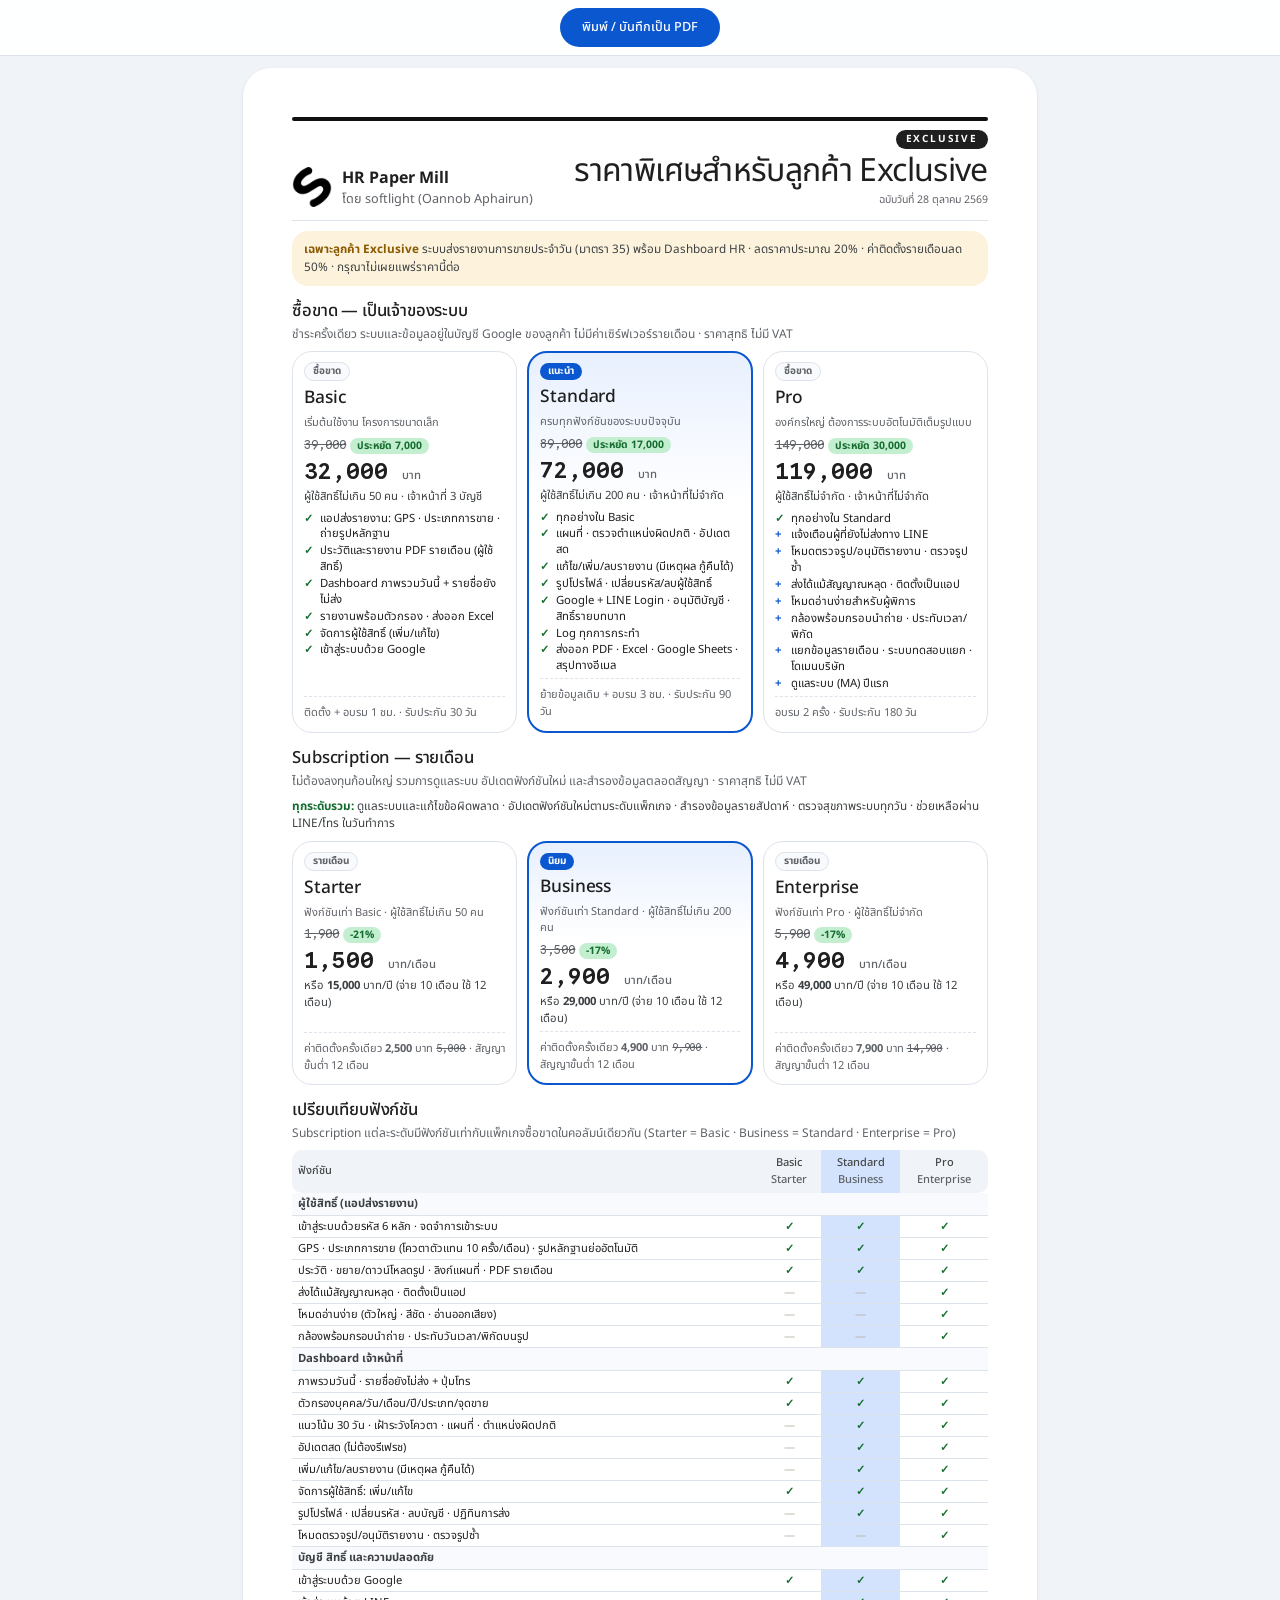
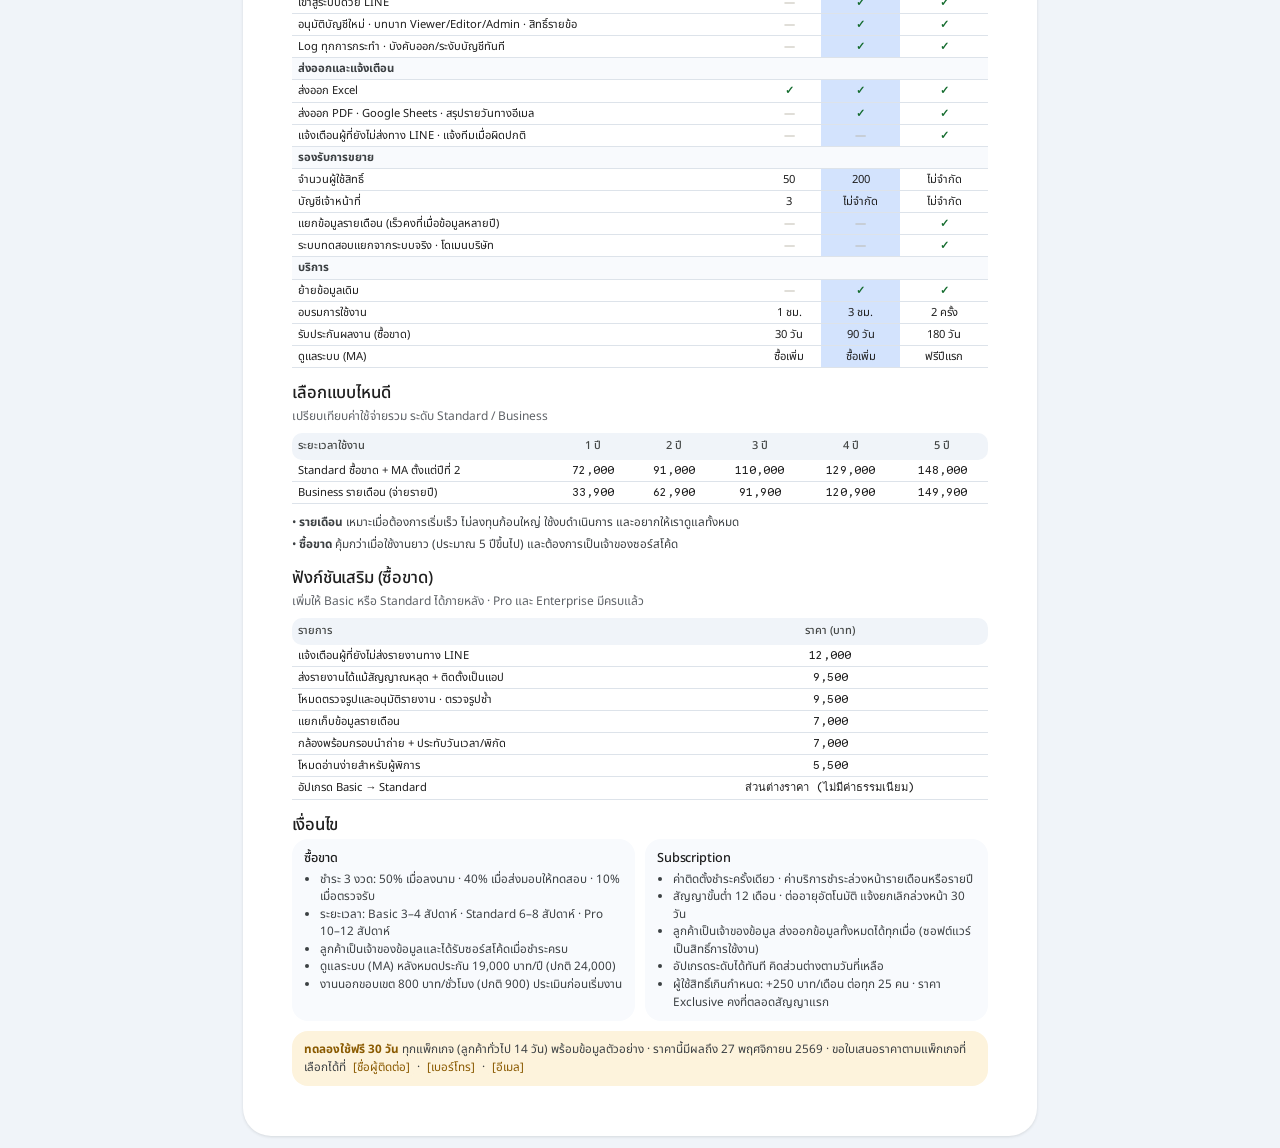
<file: docs/packages-exclusive.html>
<!doctype html>
<html lang="th">
<head>
<meta charset="utf-8">
<meta name="viewport" content="width=device-width, initial-scale=1">
<title>แพ็กเกจ Exclusive</title>
<link href="https://fonts.googleapis.com/css2?family=Google+Sans:wght@400;500;700&family=Google+Sans+Code:wght@400;500;600&family=Noto+Sans+Thai:wght@400;500;600;700&display=swap" rel="stylesheet">
<style>
  /* แพ็กเกจและราคา A4 — สี/ฟอนต์ Google Blog ชุดเดียวกับเว็บและใบเสนอราคา */
  :root { --ground:#F0F4F9; --surface:#fff; --field:#F8FAFD; --line:#DDE3EA; --ink:#1F1F1F; --ink2:#3C4043; --muted:#5F6368;
          --accent:#0B57D0; --accent-soft:#D3E3FD; --ok:#146C2E; --ok-soft:#C4EED0; --warn:#8A5A00; --warn-soft:#FDF3DC; }
  * { box-sizing: border-box; margin: 0; padding: 0; }
  @page { size: A4; margin: 13mm 13mm 15mm; }
  body { font: 9.5pt/1.5 'Google Sans', 'Noto Sans Thai', sans-serif; color: var(--ink); background: #d9d6ce; }
  .mono { font-family: 'Google Sans Code', 'Google Sans', monospace; }
  .sheet { width: 210mm; margin: 12px auto; background: var(--surface); padding: 13mm; }
  @media print { body { background: #fff; } .sheet { width: auto; margin: 0; padding: 0; } .no-print { display: none !important; } }
  @media screen and (max-width: 820px) { .sheet { width: auto; margin: 0; padding: 18px 16px; } .plans { grid-template-columns: 1fr !important; } .cmp-wrap { overflow-x: auto; } }

  header.top { display: flex; justify-content: space-between; align-items: flex-end; gap: 16px; padding-bottom: 12px; border-bottom: 2px solid var(--ink); }
  .brand { display: flex; gap: 10px; align-items: center; }
  .logo { width: 40px; height: 40px; border-radius: 10px; background: var(--accent); color: #fff; display: grid; place-items: center; font-weight: 700; font-size: 20px; flex: none; }
  .brand b { font-size: 12pt; display: block; }
  .muted { color: var(--muted); }
  .title { text-align: right; }
  .title h1 { font-size: 16pt; line-height: 1.15; }
  .title small { color: var(--muted); }
  .lead { margin-top: 12px; color: var(--ink2); }

  h2 { font-size: 12.5pt; margin: 12px 0 2px; break-after: avoid; }
  .includes { margin: 0 0 8px; font-size: 8.8pt; color: var(--ink2); }
  .includes b { color: var(--ok); }
  h2 + p { color: var(--muted); margin-bottom: 8px; font-size: 9pt; }
  .plans { display: grid; grid-template-columns: repeat(3, minmax(0, 1fr)); gap: 10px; break-inside: avoid; }
  .plan { border: 1px solid var(--line); border-radius: 12px; padding: 10px 11px; display: flex; flex-direction: column; gap: 4px; min-width: 0; background: var(--surface); }
  .plan.hot { border: 2px solid var(--accent); background: linear-gradient(var(--accent-soft), #fff 38%); }
  .plan .badge { align-self: flex-start; font-size: 7.5pt; font-weight: 700; color: #fff; background: var(--accent); border-radius: 999px; padding: 1px 8px; }
  .plan .badge.ghost { color: var(--muted); background: var(--field); border: 1px solid var(--line); }
  .plan h3 { font-size: 13pt; }
  .plan .for { color: var(--muted); font-size: 8.3pt; }
  .price { font-family: 'Google Sans Code', 'Google Sans', monospace; font-size: 17pt; font-weight: 600; line-height: 1.1; }
  .price small { font-family: 'Google Sans', 'Noto Sans Thai', sans-serif; font-size: 8.5pt; font-weight: 500; color: var(--muted); }
  .sub { font-size: 8.5pt; color: var(--ink2); }
  .plan ul { list-style: none; display: grid; gap: 1px; font-size: 8.5pt; line-height: 1.4; margin-top: 2px; }
  .plan li { padding-left: 16px; position: relative; }
  .plan li::before { content: '✓'; position: absolute; left: 0; color: var(--ok); font-weight: 700; }
  .plan li.plus::before { content: '+'; color: var(--accent); }
  .plan .foot { margin-top: auto; padding-top: 8px; border-top: 1px dashed var(--line); font-size: 8.3pt; color: var(--muted); }

  table { width: 100%; border-collapse: collapse; }
  th { font-size: 8.3pt; font-weight: 600; color: var(--muted); padding: 5px 6px; border-bottom: 1.5px solid var(--ink); text-align: center; }
  th:first-child { text-align: left; }
  td { padding: 3px 6px; border-bottom: 1px solid var(--line); text-align: center; font-size: 8.4pt; line-height: 1.35; }
  td:first-child { text-align: left; }
  tr { break-inside: avoid; }
  tr.group td { background: var(--field); font-weight: 700; font-size: 8.5pt; color: var(--ink2); }
  th.hot, td.hot { background: var(--accent-soft); }
  .y { color: var(--ok); font-weight: 700; }
  .n { color: #B9B3A6; }
  .note { margin-top: 10px; display: grid; gap: 4px; font-size: 8.8pt; color: var(--ink2); }
  .callout { border-radius: 10px; padding: 10px 12px; background: var(--warn-soft); color: var(--ink2); font-size: 8.8pt; break-inside: avoid; }
  .callout b { color: var(--warn); }
  .kv { display: grid; grid-template-columns: repeat(2, minmax(0, 1fr)); gap: 10px; break-inside: avoid; }
  .kv > div { border: 1px solid var(--line); border-radius: 10px; padding: 10px 12px; background: var(--field); }
  .kv h4 { font-size: 9.5pt; margin-bottom: 3px; }
  .kv ul { padding-left: 16px; font-size: 8.8pt; color: var(--ink2); }
  .page-break { break-before: page; }
  .ex-badge { display: inline-block; font-size: 7.5pt; font-weight: 700; letter-spacing: .18em; color: #fff; background: var(--ink); border-radius: 999px; padding: 2px 10px; margin-bottom: 4px; }
  .was { font-family: 'Google Sans Code', 'Google Sans', monospace; font-size: 9pt; color: var(--muted); text-decoration: line-through; }
  .save { font-size: 7.8pt; font-weight: 700; color: var(--ok); background: var(--ok-soft); border-radius: 999px; padding: 0 7px; margin-left: 4px; }
  .toolbar { position: sticky; top: 0; z-index: 2; display: flex; gap: 8px; justify-content: center; padding: 8px; background: rgba(243,241,236,.92); border-bottom: 1px solid var(--line); }
  .toolbar button { font: inherit; font-weight: 600; border: 0; border-radius: 10px; padding: 8px 16px; background: var(--accent); color: #fff; cursor: pointer; }

  /* Google Blog look */
  body { background: #F0F4F9; }
  @media print { body { background: #fff; } }
  .sheet { border-radius: 28px; box-shadow: 0 1px 3px rgba(60,64,67,.15); }
  @media print { .sheet { border-radius: 0; box-shadow: none; } }
  @media screen and (max-width: 820px) { .sheet { border-radius: 0; } }
  header.top { position: relative; border-bottom: 0; padding-top: 12px; }
  header.top::before { content: ''; position: absolute; top: 0; left: 0; right: 0; height: 4px; border-radius: 4px;
    background: #111; }
  header.top::after { content: ''; position: absolute; left: 0; right: 0; bottom: 0; height: 1px; background: var(--line); }
  .logo { background: none; border-radius: 0; object-fit: contain; }
  h1, h2, h3, h4 { font-weight: 500; letter-spacing: -.01em; }
  .title h1, .doc-title h1 { font-weight: 400; font-size: 24pt; letter-spacing: -.02em; }
  th { border-bottom: 0; background: #F0F4F9; color: #444746; font-weight: 500; }
  th:first-child { border-radius: 10px 0 0 10px; } th:last-child { border-radius: 0 10px 10px 0; }
  * { -webkit-print-color-adjust: exact; print-color-adjust: exact; }
  .box, .kv > div { border: 0; background: #F8FAFD; border-radius: 16px; }
  .plan { border-radius: 20px; border-color: var(--line); }
  .plan.hot { border: 2px solid var(--accent); background: linear-gradient(#E8F0FE, #fff 40%); }
  .callout { border-radius: 16px; }
  .toolbar { background: rgba(255,255,255,.92); border-bottom-color: var(--line); backdrop-filter: blur(12px); }
  .toolbar button { border-radius: 999px; font-weight: 500; padding: 10px 22px; }
  .totals tr.grand td { border-top: 0; background: #E8F0FE; color: #041E49; }
  .totals tr.grand td:first-child { border-radius: 12px 0 0 12px; } .totals tr.grand td:last-child { border-radius: 0 12px 12px 0; }

  /* มือถือ: หัวเอกสารเรียงลงล่าง · ตารางกว้างเลื่อนได้ในตัว ไม่ดันหน้าล้นจอ */
  @media screen and (max-width: 560px) {
    header.top { flex-direction: column; align-items: flex-start; gap: 12px; }
    .title, .doc-title { text-align: left; }
    .title h1, .doc-title h1 { font-size: 21pt; }
    table { display: block; max-width: 100%; overflow-x: auto; -webkit-overflow-scrolling: touch; }
    th, td { padding-left: 6px !important; padding-right: 6px !important; }
    .num, td.mono, th.num { white-space: nowrap; }
  }
</style>
</head>
<body>
<div class="toolbar no-print"><button onclick="window.print()">พิมพ์ / บันทึกเป็น PDF</button></div>
<main class="sheet">
  <header class="top">
    <div class="brand"><img class="logo" src="[data-uri]" alt="softlight"><div><b>HR Paper Mill</b><span class="muted" id="seller"></span></div></div>
    <div class="title"><span class="ex-badge">EXCLUSIVE</span><h1>ราคาพิเศษสำหรับลูกค้า Exclusive</h1><small id="dateLine"></small></div>
  </header>
  <p class="callout" style="margin-top:10px"><b>เฉพาะลูกค้า Exclusive</b> ระบบส่งรายงานการขายประจำวัน (มาตรา 35) พร้อม Dashboard HR · ลดราคาประมาณ 20% · ค่าติดตั้งรายเดือนลด 50% · กรุณาไม่เผยแพร่ราคานี้ต่อ</p>

  <h2>ซื้อขาด — เป็นเจ้าของระบบ</h2>
  <p>ชำระครั้งเดียว ระบบและข้อมูลอยู่ในบัญชี Google ของลูกค้า ไม่มีค่าเซิร์ฟเวอร์รายเดือน · ราคาสุทธิ ไม่มี VAT</p>
  <section class="plans" id="oneTime"></section>

  <h2>Subscription — รายเดือน</h2>
  <p>ไม่ต้องลงทุนก้อนใหญ่ รวมการดูแลระบบ อัปเดตฟังก์ชันใหม่ และสำรองข้อมูลตลอดสัญญา · ราคาสุทธิ ไม่มี VAT</p>
  <p class="includes" id="subIncludes"></p>
  <section class="plans" id="subs"></section>

  <div class="page-break"></div>
  <h2>เปรียบเทียบฟังก์ชัน</h2>
  <p>Subscription แต่ละระดับมีฟังก์ชันเท่ากับแพ็กเกจซื้อขาดในคอลัมน์เดียวกัน (Starter = Basic · Business = Standard · Enterprise = Pro)</p>
  <div class="cmp-wrap"><table id="cmp"></table></div>

  <div class="page-break"></div>
  <h2>เลือกแบบไหนดี</h2>
  <p>เปรียบเทียบค่าใช้จ่ายรวม ระดับ Standard / Business</p>
  <table id="tco"></table>
  <div class="note" id="tcoNote"></div>

  <h2>ฟังก์ชันเสริม (ซื้อขาด)</h2>
  <p>เพิ่มให้ Basic หรือ Standard ได้ภายหลัง · Pro และ Enterprise มีครบแล้ว</p>
  <table id="addons"></table>

  <h2>เงื่อนไข</h2>
  <section class="kv">
    <div><h4>ซื้อขาด</h4><ul id="termsOne"></ul></div>
    <div><h4>Subscription</h4><ul id="termsSub"></ul></div>
  </section>
  <p class="callout" style="margin-top:10px"><b>ทดลองใช้ฟรี 30 วัน</b> ทุกแพ็กเกจ (ลูกค้าทั่วไป 14 วัน) พร้อมข้อมูลตัวอย่าง · ราคานี้มีผลถึง <span id="validLine"></span> · ขอใบเสนอราคาตามแพ็กเกจที่เลือกได้ที่ <span id="contact"></span></p>
</main>

<script>
// ===== แก้ราคา/รายละเอียดแพ็กเกจที่นี่ =====
const P = {
  seller: 'softlight (Oannob Aphairun)',
  contact: '[ชื่อผู้ติดต่อ] · [เบอร์โทร] · [อีเมล]',
  date: '2026-10-28', validDays: 30,
  oneTime: [
    { id: 'basic', name: 'Basic', for: 'เริ่มต้นใช้งาน โครงการขนาดเล็ก', price: 32000, was: 39000,
      limit: 'ผู้ใช้สิทธิ์ไม่เกิน 50 คน · เจ้าหน้าที่ 3 บัญชี',
      feats: ['แอปส่งรายงาน: GPS · ประเภทการขาย · ถ่ายรูปหลักฐาน', 'ประวัติและรายงาน PDF รายเดือน (ผู้ใช้สิทธิ์)', 'Dashboard ภาพรวมวันนี้ + รายชื่อยังไม่ส่ง', 'รายงานพร้อมตัวกรอง · ส่งออก Excel', 'จัดการผู้ใช้สิทธิ์ (เพิ่ม/แก้ไข)', 'เข้าสู่ระบบด้วย Google'],
      foot: 'ติดตั้ง + อบรม 1 ชม. · รับประกัน 30 วัน' },
    { id: 'standard', name: 'Standard', for: 'ครบทุกฟังก์ชันของระบบปัจจุบัน', price: 72000, was: 89000, hot: 'แนะนำ',
      limit: 'ผู้ใช้สิทธิ์ไม่เกิน 200 คน · เจ้าหน้าที่ไม่จำกัด',
      feats: ['ทุกอย่างใน Basic', 'แผนที่ · ตรวจตำแหน่งผิดปกติ · อัปเดตสด', 'แก้ไข/เพิ่ม/ลบรายงาน (มีเหตุผล กู้คืนได้)', 'รูปโปรไฟล์ · เปลี่ยนรหัส/ลบผู้ใช้สิทธิ์', 'Google + LINE Login · อนุมัติบัญชี · สิทธิ์รายบทบาท', 'Log ทุกการกระทำ', 'ส่งออก PDF · Excel · Google Sheets · สรุปทางอีเมล'],
      foot: 'ย้ายข้อมูลเดิม + อบรม 3 ชม. · รับประกัน 90 วัน' },
    { id: 'pro', name: 'Pro', for: 'องค์กรใหญ่ ต้องการระบบอัตโนมัติเต็มรูปแบบ', price: 119000, was: 149000,
      limit: 'ผู้ใช้สิทธิ์ไม่จำกัด · เจ้าหน้าที่ไม่จำกัด',
      feats: ['ทุกอย่างใน Standard', 'plus:แจ้งเตือนผู้ที่ยังไม่ส่งทาง LINE', 'plus:โหมดตรวจรูป/อนุมัติรายงาน · ตรวจรูปซ้ำ', 'plus:ส่งได้แม้สัญญาณหลุด · ติดตั้งเป็นแอป', 'plus:โหมดอ่านง่ายสำหรับผู้พิการ', 'plus:กล้องพร้อมกรอบนำถ่าย · ประทับเวลา/พิกัด', 'plus:แยกข้อมูลรายเดือน · ระบบทดสอบแยก · โดเมนบริษัท', 'plus:ดูแลระบบ (MA) ปีแรก'],
      foot: 'อบรม 2 ครั้ง · รับประกัน 180 วัน' }
  ],
  subs: [
    { id: 'basic', name: 'Starter', for: 'ฟังก์ชันเท่า Basic', monthly: 1500, wasMonthly: 1900, setup: 2500, wasSetup: 5000, limit: 'ผู้ใช้สิทธิ์ไม่เกิน 50 คน' },
    { id: 'standard', name: 'Business', for: 'ฟังก์ชันเท่า Standard', monthly: 2900, wasMonthly: 3500, setup: 4900, wasSetup: 9900, limit: 'ผู้ใช้สิทธิ์ไม่เกิน 200 คน', hot: 'นิยม' },
    { id: 'pro', name: 'Enterprise', for: 'ฟังก์ชันเท่า Pro', monthly: 4900, wasMonthly: 5900, setup: 7900, wasSetup: 14900, limit: 'ผู้ใช้สิทธิ์ไม่จำกัด' }
  ],
  subIncludes: ['ดูแลระบบและแก้ไขข้อผิดพลาด', 'อัปเดตฟังก์ชันใหม่ตามระดับแพ็กเกจ', 'สำรองข้อมูลรายสัปดาห์ · ตรวจสุขภาพระบบทุกวัน', 'ช่วยเหลือผ่าน LINE/โทร ในวันทำการ'],
  annualMonthsPaid: 10, // จ่ายรายปี: จ่าย 10 เดือน ใช้ 12 เดือน
  // ตารางเปรียบเทียบ: [ชื่อ, basic, standard, pro] — true/false หรือข้อความ
  compare: [
    ['group', 'ผู้ใช้สิทธิ์ (แอปส่งรายงาน)'],
    ['เข้าสู่ระบบด้วยรหัส 6 หลัก · จดจำการเข้าระบบ', true, true, true],
    ['GPS · ประเภทการขาย (โควตาตัวแทน 10 ครั้ง/เดือน) · รูปหลักฐานย่ออัตโนมัติ', true, true, true],
    ['ประวัติ · ขยาย/ดาวน์โหลดรูป · ลิงก์แผนที่ · PDF รายเดือน', true, true, true],
    ['ส่งได้แม้สัญญาณหลุด · ติดตั้งเป็นแอป', false, false, true],
    ['โหมดอ่านง่าย (ตัวใหญ่ · สีชัด · อ่านออกเสียง)', false, false, true],
    ['กล้องพร้อมกรอบนำถ่าย · ประทับวันเวลา/พิกัดบนรูป', false, false, true],
    ['group', 'Dashboard เจ้าหน้าที่'],
    ['ภาพรวมวันนี้ · รายชื่อยังไม่ส่ง + ปุ่มโทร', true, true, true],
    ['ตัวกรองบุคคล/วัน/เดือน/ปี/ประเภท/จุดขาย', true, true, true],
    ['แนวโน้ม 30 วัน · เฝ้าระวังโควตา · แผนที่ · ตำแหน่งผิดปกติ', false, true, true],
    ['อัปเดตสด (ไม่ต้องรีเฟรช)', false, true, true],
    ['เพิ่ม/แก้ไข/ลบรายงาน (มีเหตุผล กู้คืนได้)', false, true, true],
    ['จัดการผู้ใช้สิทธิ์: เพิ่ม/แก้ไข', true, true, true],
    ['รูปโปรไฟล์ · เปลี่ยนรหัส · ลบบัญชี · ปฏิทินการส่ง', false, true, true],
    ['โหมดตรวจรูป/อนุมัติรายงาน · ตรวจรูปซ้ำ', false, false, true],
    ['group', 'บัญชี สิทธิ์ และความปลอดภัย'],
    ['เข้าสู่ระบบด้วย Google', true, true, true],
    ['เข้าสู่ระบบด้วย LINE', false, true, true],
    ['อนุมัติบัญชีใหม่ · บทบาท Viewer/Editor/Admin · สิทธิ์รายข้อ', false, true, true],
    ['Log ทุกการกระทำ · บังคับออก/ระงับบัญชีทันที', false, true, true],
    ['group', 'ส่งออกและแจ้งเตือน'],
    ['ส่งออก Excel', true, true, true],
    ['ส่งออก PDF · Google Sheets · สรุปรายวันทางอีเมล', false, true, true],
    ['แจ้งเตือนผู้ที่ยังไม่ส่งทาง LINE · แจ้งทีมเมื่อผิดปกติ', false, false, true],
    ['group', 'รองรับการขยาย'],
    ['จำนวนผู้ใช้สิทธิ์', '50', '200', 'ไม่จำกัด'],
    ['บัญชีเจ้าหน้าที่', '3', 'ไม่จำกัด', 'ไม่จำกัด'],
    ['แยกข้อมูลรายเดือน (เร็วคงที่เมื่อข้อมูลหลายปี)', false, false, true],
    ['ระบบทดสอบแยกจากระบบจริง · โดเมนบริษัท', false, false, true],
    ['group', 'บริการ'],
    ['ย้ายข้อมูลเดิม', false, true, true],
    ['อบรมการใช้งาน', '1 ชม.', '3 ชม.', '2 ครั้ง'],
    ['รับประกันผลงาน (ซื้อขาด)', '30 วัน', '90 วัน', '180 วัน'],
    ['ดูแลระบบ (MA)', 'ซื้อเพิ่ม', 'ซื้อเพิ่ม', 'ฟรีปีแรก']
  ],
  ma: 19000, // ดูแลระบบรายปี (ซื้อขาด)
  addons: [
    ['แจ้งเตือนผู้ที่ยังไม่ส่งรายงานทาง LINE', 12000],
    ['ส่งรายงานได้แม้สัญญาณหลุด + ติดตั้งเป็นแอป', 9500],
    ['โหมดตรวจรูปและอนุมัติรายงาน · ตรวจรูปซ้ำ', 9500],
    ['แยกเก็บข้อมูลรายเดือน', 7000],
    ['กล้องพร้อมกรอบนำถ่าย + ประทับวันเวลา/พิกัด', 7000],
    ['โหมดอ่านง่ายสำหรับผู้พิการ', 5500],
    ['อัปเกรด Basic → Standard', 'ส่วนต่างราคา (ไม่มีค่าธรรมเนียม)']
  ],
  termsOne: ['ชำระ 3 งวด: 50% เมื่อลงนาม · 40% เมื่อส่งมอบให้ทดสอบ · 10% เมื่อตรวจรับ', 'ระยะเวลา: Basic 3–4 สัปดาห์ · Standard 6–8 สัปดาห์ · Pro 10–12 สัปดาห์', 'ลูกค้าเป็นเจ้าของข้อมูลและได้รับซอร์สโค้ดเมื่อชำระครบ', 'ดูแลระบบ (MA) หลังหมดประกัน 19,000 บาท/ปี (ปกติ 24,000)', 'งานนอกขอบเขต 800 บาท/ชั่วโมง (ปกติ 900) ประเมินก่อนเริ่มงาน'],
  termsSub: ['ค่าติดตั้งชำระครั้งเดียว · ค่าบริการชำระล่วงหน้ารายเดือนหรือรายปี', 'สัญญาขั้นต่ำ 12 เดือน · ต่ออายุอัตโนมัติ แจ้งยกเลิกล่วงหน้า 30 วัน', 'ลูกค้าเป็นเจ้าของข้อมูล ส่งออกข้อมูลทั้งหมดได้ทุกเมื่อ (ซอฟต์แวร์เป็นสิทธิ์การใช้งาน)', 'อัปเกรดระดับได้ทันที คิดส่วนต่างตามวันที่เหลือ', 'ผู้ใช้สิทธิ์เกินกำหนด: +250 บาท/เดือน ต่อทุก 25 คน · ราคา Exclusive คงที่ตลอดสัญญาแรก']
};

// ===== แสดงผล =====
const $ = id => document.getElementById(id);
const fmt = n => typeof n === 'number' ? n.toLocaleString('th-TH') : n;
const thDate = iso => new Date(iso + 'T12:00:00+07:00').toLocaleDateString('th-TH', { day: 'numeric', month: 'long', year: 'numeric', timeZone: 'Asia/Bangkok' });
const valid = new Date(new Date(P.date + 'T12:00:00+07:00').getTime() + P.validDays * 864e5).toISOString().slice(0, 10);
const fill = s => s.replace(/\[([^\]]+)\]/g, '<span style="color:#8A5A00;background:#FDF3DC;border-radius:4px;padding:0 4px">[$1]</span>');
$('seller').textContent = 'โดย ' + P.seller;
$('dateLine').textContent = 'ฉบับวันที่ ' + thDate(P.date);
$('validLine').textContent = thDate(valid);
$('contact').innerHTML = fill(P.contact);

$('oneTime').innerHTML = P.oneTime.map(p => `
  <article class="plan ${p.hot ? 'hot' : ''}">
    ${p.hot ? `<span class="badge">${p.hot}</span>` : '<span class="badge ghost">ซื้อขาด</span>'}
    <h3>${p.name}</h3><div class="for">${p.for}</div>
    <div><span class="was">${fmt(p.was)}</span><span class="save">ประหยัด ${fmt(p.was - p.price)}</span></div>
    <div class="price">${fmt(p.price)} <small>บาท</small></div>
    <div class="sub">${p.limit}</div>
    <ul>${p.feats.map(f => f.startsWith('plus:') ? `<li class="plus">${f.slice(5)}</li>` : `<li>${f}</li>`).join('')}</ul>
    <div class="foot">${p.foot}</div>
  </article>`).join('');

$('subIncludes').innerHTML = '<b>ทุกระดับรวม:</b> ' + P.subIncludes.join(' · ');
$('subs').innerHTML = P.subs.map(s => {
  const yearly = s.monthly * P.annualMonthsPaid;
  return `
  <article class="plan ${s.hot ? 'hot' : ''}">
    ${s.hot ? `<span class="badge">${s.hot}</span>` : '<span class="badge ghost">รายเดือน</span>'}
    <h3>${s.name}</h3><div class="for">${s.for} · ${s.limit}</div>
    <div><span class="was">${fmt(s.wasMonthly)}</span><span class="save">−${Math.round((1 - s.monthly / s.wasMonthly) * 100)}%</span></div>
    <div class="price">${fmt(s.monthly)} <small>บาท/เดือน</small></div>
    <div class="sub">หรือ <b>${fmt(yearly)}</b> บาท/ปี (จ่าย ${P.annualMonthsPaid} เดือน ใช้ 12 เดือน)</div>
    <div class="foot">ค่าติดตั้งครั้งเดียว <b>${fmt(s.setup)}</b> บาท <span class="was" style="font-size:8pt">${fmt(s.wasSetup)}</span> · สัญญาขั้นต่ำ 12 เดือน</div>
  </article>`;
}).join('');

const cell = v => v === true ? '<span class="y">✓</span>' : v === false ? '<span class="n">—</span>' : v;
$('cmp').innerHTML = `<thead><tr><th>ฟังก์ชัน</th>${P.oneTime.map((p, i) => `<th class="${p.hot ? 'hot' : ''}">${p.name}<br><span class="muted" style="font-weight:500">${P.subs[i].name}</span></th>`).join('')}</tr></thead><tbody>` +
  P.compare.map(r => r[0] === 'group'
    ? `<tr class="group"><td colspan="4">${r[1]}</td></tr>`
    : `<tr><td>${r[0]}</td>${r.slice(1).map((v, i) => `<td class="${P.oneTime[i].hot ? 'hot' : ''}">${cell(v)}</td>`).join('')}</tr>`).join('') + '</tbody>';

// ค่าใช้จ่ายรวมระดับกลาง: ซื้อขาด + MA ปีถัดไป vs Subscription จ่ายรายปี
const std = P.oneTime[1], bus = P.subs[1];
const years = [1, 2, 3, 4, 5];
const own = y => std.price + P.ma * Math.max(0, y - 1);
const sub = y => bus.setup + bus.monthly * P.annualMonthsPaid * y;
$('tco').innerHTML = `<thead><tr><th>ระยะเวลาใช้งาน</th>${years.map(y => `<th>${y} ปี</th>`).join('')}</tr></thead><tbody>
  <tr><td>Standard ซื้อขาด + MA ตั้งแต่ปีที่ 2</td>${years.map(y => `<td class="mono">${fmt(own(y))}</td>`).join('')}</tr>
  <tr><td>Business รายเดือน (จ่ายรายปี)</td>${years.map(y => `<td class="mono">${fmt(sub(y))}</td>`).join('')}</tr></tbody>`;
const breakEven = Array.from({ length: 10 }, (_, i) => i + 1).find(y => own(y) < sub(y)); // ปีที่ซื้อขาดเริ่มถูกกว่า
$('tcoNote').innerHTML = `<div>• <b>รายเดือน</b> เหมาะเมื่อต้องการเริ่มเร็ว ไม่ลงทุนก้อนใหญ่ ใช้งบดำเนินการ และอยากให้เราดูแลทั้งหมด</div>
  <div>• <b>ซื้อขาด</b> คุ้มกว่าเมื่อใช้งานยาว${breakEven ? ` (ประมาณ ${breakEven} ปีขึ้นไป)` : ''} และต้องการเป็นเจ้าของซอร์สโค้ด</div>`;

$('addons').innerHTML = `<thead><tr><th>รายการ</th><th>ราคา (บาท)</th></tr></thead><tbody>` +
  P.addons.map(([t, p]) => `<tr><td>${t}</td><td class="mono">${fmt(p)}</td></tr>`).join('') + '</tbody>';
$('termsOne').innerHTML = P.termsOne.map(t => `<li>${t}</li>`).join('');
$('termsSub').innerHTML = P.termsSub.map(t => `<li>${t}</li>`).join('');
</script>
</body>
</html>
</file>
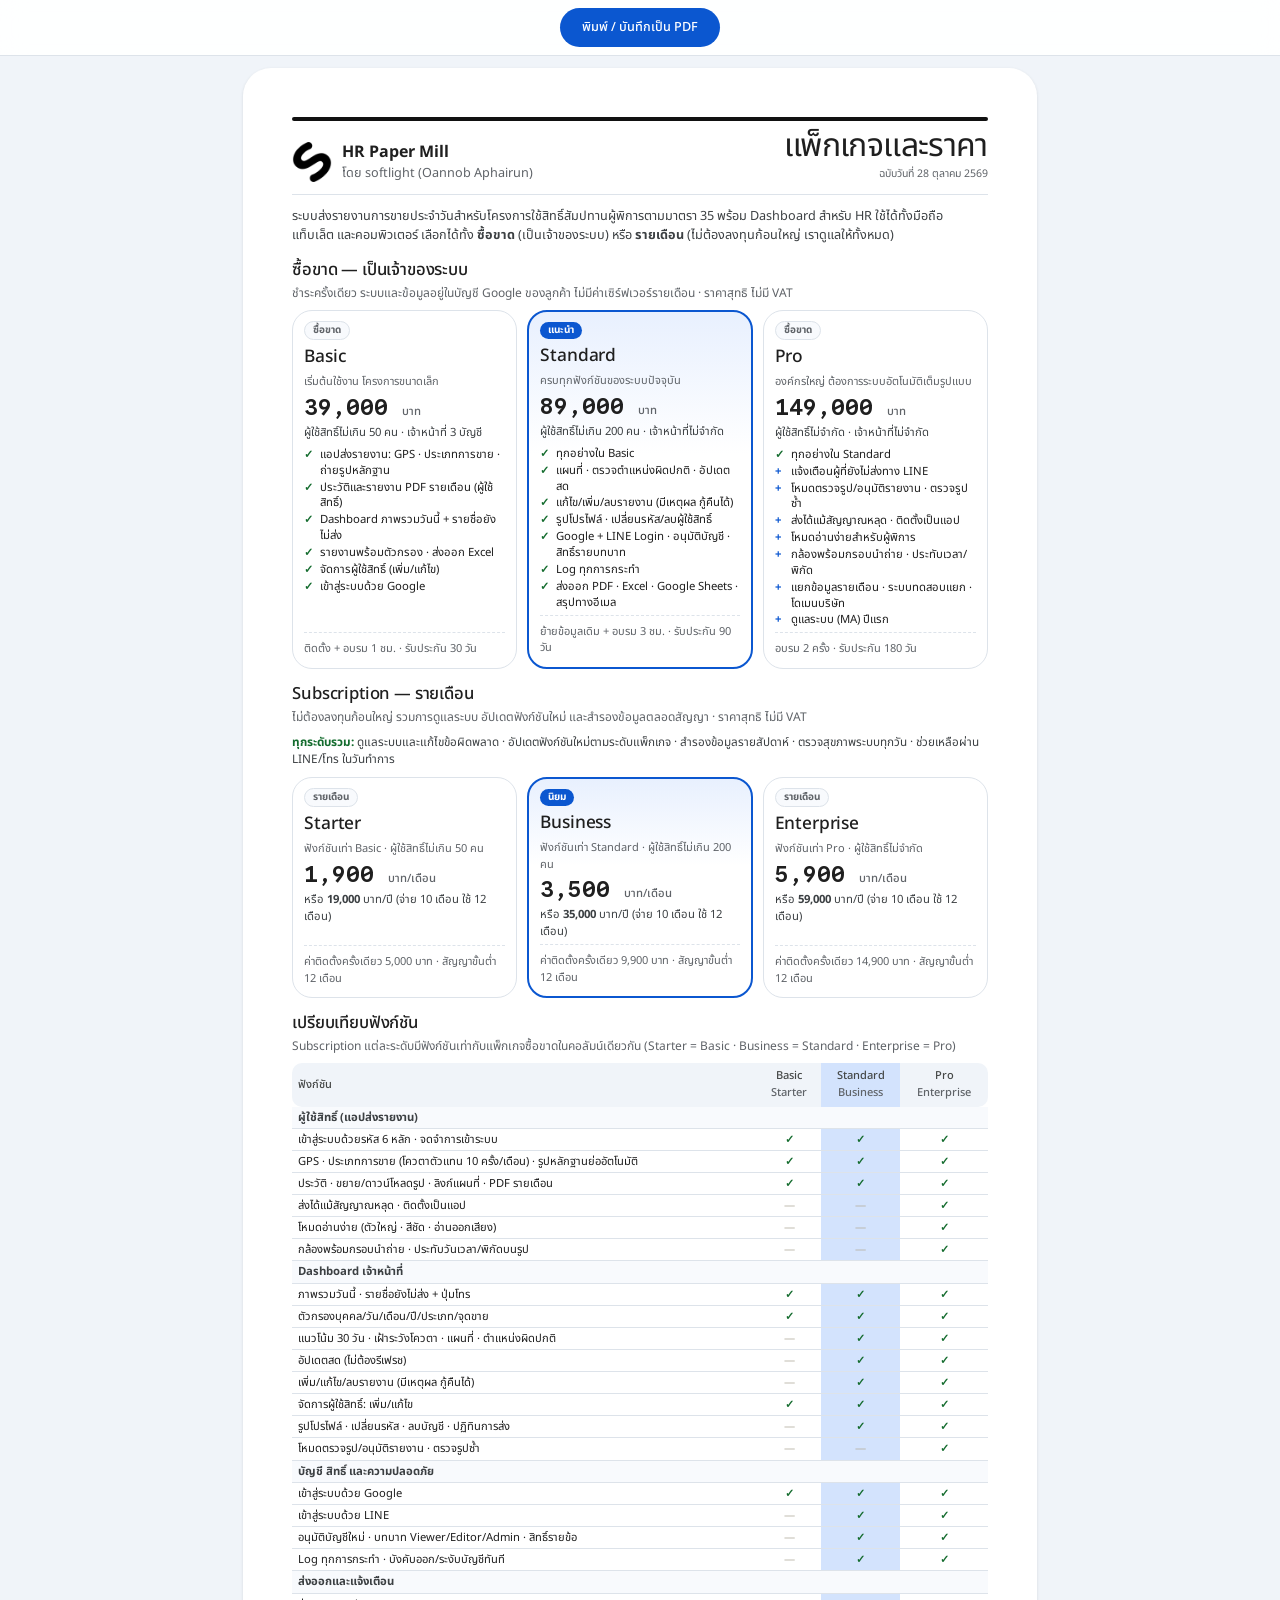
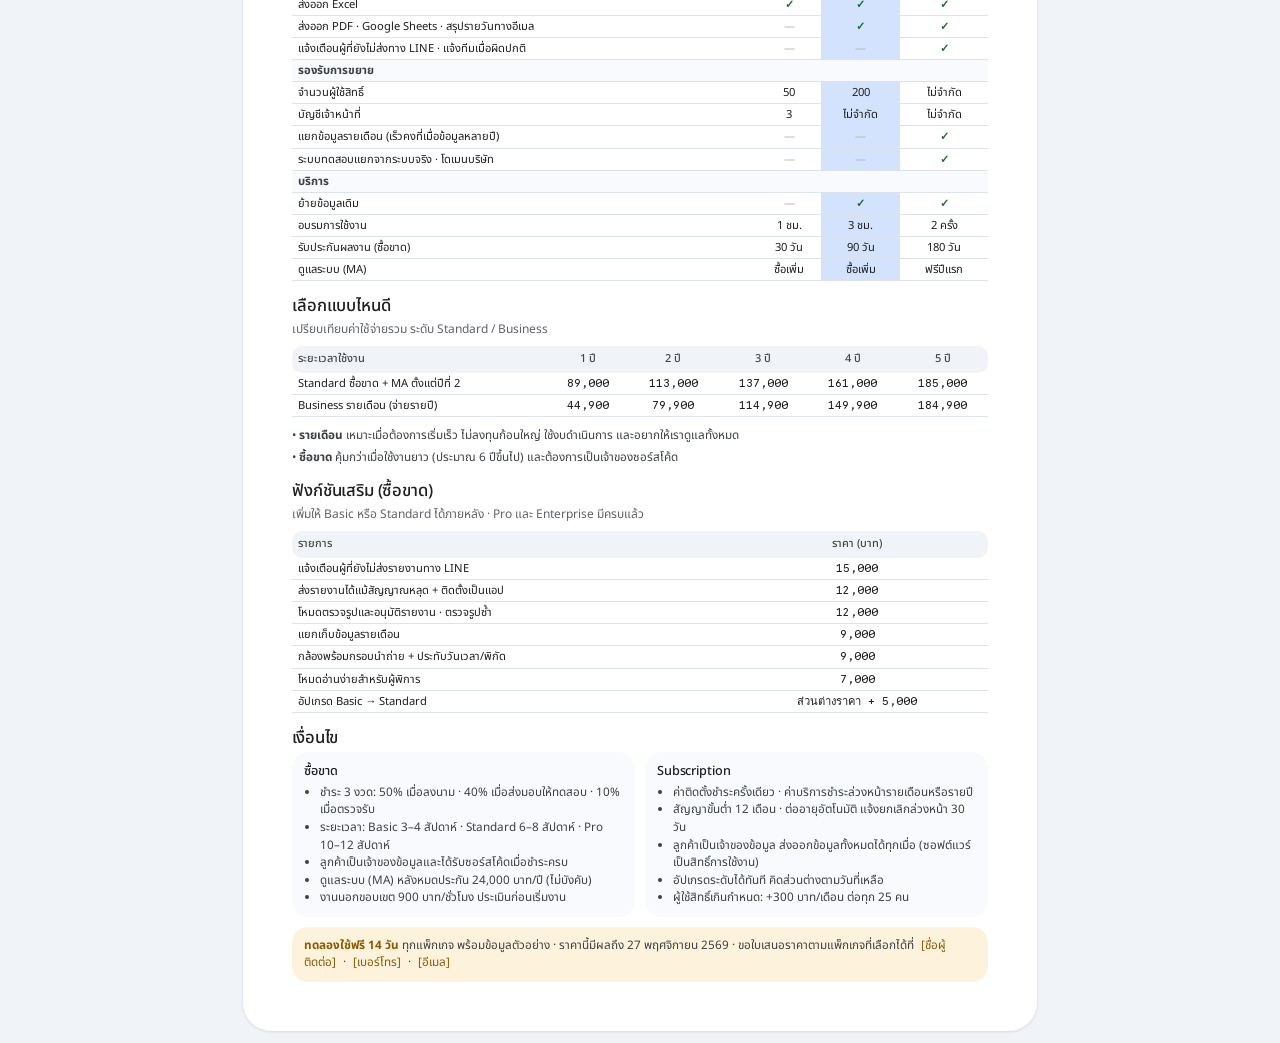
<file: docs/packages.html>
<!doctype html>
<html lang="th">
<head>
<meta charset="utf-8">
<meta name="viewport" content="width=device-width, initial-scale=1">
<title>แพ็กเกจ HR Paper Mill</title>
<link href="https://fonts.googleapis.com/css2?family=Google+Sans:wght@400;500;700&family=Google+Sans+Code:wght@400;500;600&family=Noto+Sans+Thai:wght@400;500;600;700&display=swap" rel="stylesheet">
<style>
  /* แพ็กเกจและราคา A4 — สี/ฟอนต์ Google Blog ชุดเดียวกับเว็บและใบเสนอราคา */
  :root { --ground:#F0F4F9; --surface:#fff; --field:#F8FAFD; --line:#DDE3EA; --ink:#1F1F1F; --ink2:#3C4043; --muted:#5F6368;
          --accent:#0B57D0; --accent-soft:#D3E3FD; --ok:#146C2E; --ok-soft:#C4EED0; --warn:#8A5A00; --warn-soft:#FDF3DC; }
  * { box-sizing: border-box; margin: 0; padding: 0; }
  @page { size: A4; margin: 13mm 13mm 15mm; }
  body { font: 9.5pt/1.5 'Google Sans', 'Noto Sans Thai', sans-serif; color: var(--ink); background: #d9d6ce; }
  .mono { font-family: 'Google Sans Code', 'Google Sans', monospace; }
  .sheet { width: 210mm; margin: 12px auto; background: var(--surface); padding: 13mm; }
  @media print { body { background: #fff; } .sheet { width: auto; margin: 0; padding: 0; } .no-print { display: none !important; } }
  @media screen and (max-width: 820px) { .sheet { width: auto; margin: 0; padding: 18px 16px; } .plans { grid-template-columns: 1fr !important; } .cmp-wrap { overflow-x: auto; } }

  header.top { display: flex; justify-content: space-between; align-items: flex-end; gap: 16px; padding-bottom: 12px; border-bottom: 2px solid var(--ink); }
  .brand { display: flex; gap: 10px; align-items: center; }
  .logo { width: 40px; height: 40px; border-radius: 10px; background: var(--accent); color: #fff; display: grid; place-items: center; font-weight: 700; font-size: 20px; flex: none; }
  .brand b { font-size: 12pt; display: block; }
  .muted { color: var(--muted); }
  .title { text-align: right; }
  .title h1 { font-size: 19pt; line-height: 1.1; }
  .title small { color: var(--muted); }
  .lead { margin-top: 12px; color: var(--ink2); }

  h2 { font-size: 12.5pt; margin: 12px 0 2px; break-after: avoid; }
  .includes { margin: 0 0 8px; font-size: 8.8pt; color: var(--ink2); }
  .includes b { color: var(--ok); }
  h2 + p { color: var(--muted); margin-bottom: 8px; font-size: 9pt; }
  .plans { display: grid; grid-template-columns: repeat(3, minmax(0, 1fr)); gap: 10px; break-inside: avoid; }
  .plan { border: 1px solid var(--line); border-radius: 12px; padding: 10px 11px; display: flex; flex-direction: column; gap: 4px; min-width: 0; background: var(--surface); }
  .plan.hot { border: 2px solid var(--accent); background: linear-gradient(var(--accent-soft), #fff 38%); }
  .plan .badge { align-self: flex-start; font-size: 7.5pt; font-weight: 700; color: #fff; background: var(--accent); border-radius: 999px; padding: 1px 8px; }
  .plan .badge.ghost { color: var(--muted); background: var(--field); border: 1px solid var(--line); }
  .plan h3 { font-size: 13pt; }
  .plan .for { color: var(--muted); font-size: 8.3pt; }
  .price { font-family: 'Google Sans Code', 'Google Sans', monospace; font-size: 17pt; font-weight: 600; line-height: 1.1; }
  .price small { font-family: 'Google Sans', 'Noto Sans Thai', sans-serif; font-size: 8.5pt; font-weight: 500; color: var(--muted); }
  .sub { font-size: 8.5pt; color: var(--ink2); }
  .plan ul { list-style: none; display: grid; gap: 1px; font-size: 8.5pt; line-height: 1.4; margin-top: 2px; }
  .plan li { padding-left: 16px; position: relative; }
  .plan li::before { content: '✓'; position: absolute; left: 0; color: var(--ok); font-weight: 700; }
  .plan li.plus::before { content: '+'; color: var(--accent); }
  .plan .foot { margin-top: auto; padding-top: 8px; border-top: 1px dashed var(--line); font-size: 8.3pt; color: var(--muted); }

  table { width: 100%; border-collapse: collapse; }
  th { font-size: 8.3pt; font-weight: 600; color: var(--muted); padding: 5px 6px; border-bottom: 1.5px solid var(--ink); text-align: center; }
  th:first-child { text-align: left; }
  td { padding: 3px 6px; border-bottom: 1px solid var(--line); text-align: center; font-size: 8.4pt; line-height: 1.35; }
  td:first-child { text-align: left; }
  tr { break-inside: avoid; }
  tr.group td { background: var(--field); font-weight: 700; font-size: 8.5pt; color: var(--ink2); }
  th.hot, td.hot { background: var(--accent-soft); }
  .y { color: var(--ok); font-weight: 700; }
  .n { color: #B9B3A6; }
  .note { margin-top: 10px; display: grid; gap: 4px; font-size: 8.8pt; color: var(--ink2); }
  .callout { border-radius: 10px; padding: 10px 12px; background: var(--warn-soft); color: var(--ink2); font-size: 8.8pt; break-inside: avoid; }
  .callout b { color: var(--warn); }
  .kv { display: grid; grid-template-columns: repeat(2, minmax(0, 1fr)); gap: 10px; break-inside: avoid; }
  .kv > div { border: 1px solid var(--line); border-radius: 10px; padding: 10px 12px; background: var(--field); }
  .kv h4 { font-size: 9.5pt; margin-bottom: 3px; }
  .kv ul { padding-left: 16px; font-size: 8.8pt; color: var(--ink2); }
  .page-break { break-before: page; }
  .toolbar { position: sticky; top: 0; z-index: 2; display: flex; gap: 8px; justify-content: center; padding: 8px; background: rgba(243,241,236,.92); border-bottom: 1px solid var(--line); }
  .toolbar button { font: inherit; font-weight: 600; border: 0; border-radius: 10px; padding: 8px 16px; background: var(--accent); color: #fff; cursor: pointer; }

  /* Google Blog look */
  body { background: #F0F4F9; }
  @media print { body { background: #fff; } }
  .sheet { border-radius: 28px; box-shadow: 0 1px 3px rgba(60,64,67,.15); }
  @media print { .sheet { border-radius: 0; box-shadow: none; } }
  @media screen and (max-width: 820px) { .sheet { border-radius: 0; } }
  header.top { position: relative; border-bottom: 0; padding-top: 12px; }
  header.top::before { content: ''; position: absolute; top: 0; left: 0; right: 0; height: 4px; border-radius: 4px;
    background: #111; }
  header.top::after { content: ''; position: absolute; left: 0; right: 0; bottom: 0; height: 1px; background: var(--line); }
  .logo { background: none; border-radius: 0; object-fit: contain; }
  h1, h2, h3, h4 { font-weight: 500; letter-spacing: -.01em; }
  .title h1, .doc-title h1 { font-weight: 400; font-size: 24pt; letter-spacing: -.02em; }
  th { border-bottom: 0; background: #F0F4F9; color: #444746; font-weight: 500; }
  th:first-child { border-radius: 10px 0 0 10px; } th:last-child { border-radius: 0 10px 10px 0; }
  * { -webkit-print-color-adjust: exact; print-color-adjust: exact; }
  .box, .kv > div { border: 0; background: #F8FAFD; border-radius: 16px; }
  .plan { border-radius: 20px; border-color: var(--line); }
  .plan.hot { border: 2px solid var(--accent); background: linear-gradient(#E8F0FE, #fff 40%); }
  .callout { border-radius: 16px; }
  .toolbar { background: rgba(255,255,255,.92); border-bottom-color: var(--line); backdrop-filter: blur(12px); }
  .toolbar button { border-radius: 999px; font-weight: 500; padding: 10px 22px; }
  .totals tr.grand td { border-top: 0; background: #E8F0FE; color: #041E49; }
  .totals tr.grand td:first-child { border-radius: 12px 0 0 12px; } .totals tr.grand td:last-child { border-radius: 0 12px 12px 0; }

  /* มือถือ: หัวเอกสารเรียงลงล่าง · ตารางกว้างเลื่อนได้ในตัว ไม่ดันหน้าล้นจอ */
  @media screen and (max-width: 560px) {
    header.top { flex-direction: column; align-items: flex-start; gap: 12px; }
    .title, .doc-title { text-align: left; }
    .title h1, .doc-title h1 { font-size: 21pt; }
    table { display: block; max-width: 100%; overflow-x: auto; -webkit-overflow-scrolling: touch; }
    th, td { padding-left: 6px !important; padding-right: 6px !important; }
    .num, td.mono, th.num { white-space: nowrap; }
  }
</style>
</head>
<body>
<div class="toolbar no-print"><button onclick="window.print()">พิมพ์ / บันทึกเป็น PDF</button></div>
<main class="sheet">
  <header class="top">
    <div class="brand"><img class="logo" src="[data-uri]" alt="softlight"><div><b>HR Paper Mill</b><span class="muted" id="seller"></span></div></div>
    <div class="title"><h1>แพ็กเกจและราคา</h1><small id="dateLine"></small></div>
  </header>
  <p class="lead">ระบบส่งรายงานการขายประจำวันสำหรับโครงการใช้สิทธิ์สัมปทานผู้พิการตามมาตรา 35 พร้อม Dashboard สำหรับ HR
    ใช้ได้ทั้งมือถือ แท็บเล็ต และคอมพิวเตอร์ เลือกได้ทั้ง <b>ซื้อขาด</b> (เป็นเจ้าของระบบ) หรือ <b>รายเดือน</b> (ไม่ต้องลงทุนก้อนใหญ่ เราดูแลให้ทั้งหมด)</p>

  <h2>ซื้อขาด — เป็นเจ้าของระบบ</h2>
  <p>ชำระครั้งเดียว ระบบและข้อมูลอยู่ในบัญชี Google ของลูกค้า ไม่มีค่าเซิร์ฟเวอร์รายเดือน · ราคาสุทธิ ไม่มี VAT</p>
  <section class="plans" id="oneTime"></section>

  <h2>Subscription — รายเดือน</h2>
  <p>ไม่ต้องลงทุนก้อนใหญ่ รวมการดูแลระบบ อัปเดตฟังก์ชันใหม่ และสำรองข้อมูลตลอดสัญญา · ราคาสุทธิ ไม่มี VAT</p>
  <p class="includes" id="subIncludes"></p>
  <section class="plans" id="subs"></section>

  <div class="page-break"></div>
  <h2>เปรียบเทียบฟังก์ชัน</h2>
  <p>Subscription แต่ละระดับมีฟังก์ชันเท่ากับแพ็กเกจซื้อขาดในคอลัมน์เดียวกัน (Starter = Basic · Business = Standard · Enterprise = Pro)</p>
  <div class="cmp-wrap"><table id="cmp"></table></div>

  <div class="page-break"></div>
  <h2>เลือกแบบไหนดี</h2>
  <p>เปรียบเทียบค่าใช้จ่ายรวม ระดับ Standard / Business</p>
  <table id="tco"></table>
  <div class="note" id="tcoNote"></div>

  <h2>ฟังก์ชันเสริม (ซื้อขาด)</h2>
  <p>เพิ่มให้ Basic หรือ Standard ได้ภายหลัง · Pro และ Enterprise มีครบแล้ว</p>
  <table id="addons"></table>

  <h2>เงื่อนไข</h2>
  <section class="kv">
    <div><h4>ซื้อขาด</h4><ul id="termsOne"></ul></div>
    <div><h4>Subscription</h4><ul id="termsSub"></ul></div>
  </section>
  <p class="callout" style="margin-top:10px"><b>ทดลองใช้ฟรี 14 วัน</b> ทุกแพ็กเกจ พร้อมข้อมูลตัวอย่าง · ราคานี้มีผลถึง <span id="validLine"></span> · ขอใบเสนอราคาตามแพ็กเกจที่เลือกได้ที่ <span id="contact"></span></p>
</main>

<script>
// ===== แก้ราคา/รายละเอียดแพ็กเกจที่นี่ =====
const P = {
  seller: 'softlight (Oannob Aphairun)',
  contact: '[ชื่อผู้ติดต่อ] · [เบอร์โทร] · [อีเมล]',
  date: '2026-10-28', validDays: 30,
  oneTime: [
    { id: 'basic', name: 'Basic', for: 'เริ่มต้นใช้งาน โครงการขนาดเล็ก', price: 39000,
      limit: 'ผู้ใช้สิทธิ์ไม่เกิน 50 คน · เจ้าหน้าที่ 3 บัญชี',
      feats: ['แอปส่งรายงาน: GPS · ประเภทการขาย · ถ่ายรูปหลักฐาน', 'ประวัติและรายงาน PDF รายเดือน (ผู้ใช้สิทธิ์)', 'Dashboard ภาพรวมวันนี้ + รายชื่อยังไม่ส่ง', 'รายงานพร้อมตัวกรอง · ส่งออก Excel', 'จัดการผู้ใช้สิทธิ์ (เพิ่ม/แก้ไข)', 'เข้าสู่ระบบด้วย Google'],
      foot: 'ติดตั้ง + อบรม 1 ชม. · รับประกัน 30 วัน' },
    { id: 'standard', name: 'Standard', for: 'ครบทุกฟังก์ชันของระบบปัจจุบัน', price: 89000, hot: 'แนะนำ',
      limit: 'ผู้ใช้สิทธิ์ไม่เกิน 200 คน · เจ้าหน้าที่ไม่จำกัด',
      feats: ['ทุกอย่างใน Basic', 'แผนที่ · ตรวจตำแหน่งผิดปกติ · อัปเดตสด', 'แก้ไข/เพิ่ม/ลบรายงาน (มีเหตุผล กู้คืนได้)', 'รูปโปรไฟล์ · เปลี่ยนรหัส/ลบผู้ใช้สิทธิ์', 'Google + LINE Login · อนุมัติบัญชี · สิทธิ์รายบทบาท', 'Log ทุกการกระทำ', 'ส่งออก PDF · Excel · Google Sheets · สรุปทางอีเมล'],
      foot: 'ย้ายข้อมูลเดิม + อบรม 3 ชม. · รับประกัน 90 วัน' },
    { id: 'pro', name: 'Pro', for: 'องค์กรใหญ่ ต้องการระบบอัตโนมัติเต็มรูปแบบ', price: 149000,
      limit: 'ผู้ใช้สิทธิ์ไม่จำกัด · เจ้าหน้าที่ไม่จำกัด',
      feats: ['ทุกอย่างใน Standard', 'plus:แจ้งเตือนผู้ที่ยังไม่ส่งทาง LINE', 'plus:โหมดตรวจรูป/อนุมัติรายงาน · ตรวจรูปซ้ำ', 'plus:ส่งได้แม้สัญญาณหลุด · ติดตั้งเป็นแอป', 'plus:โหมดอ่านง่ายสำหรับผู้พิการ', 'plus:กล้องพร้อมกรอบนำถ่าย · ประทับเวลา/พิกัด', 'plus:แยกข้อมูลรายเดือน · ระบบทดสอบแยก · โดเมนบริษัท', 'plus:ดูแลระบบ (MA) ปีแรก'],
      foot: 'อบรม 2 ครั้ง · รับประกัน 180 วัน' }
  ],
  subs: [
    { id: 'basic', name: 'Starter', for: 'ฟังก์ชันเท่า Basic', monthly: 1900, setup: 5000, limit: 'ผู้ใช้สิทธิ์ไม่เกิน 50 คน' },
    { id: 'standard', name: 'Business', for: 'ฟังก์ชันเท่า Standard', monthly: 3500, setup: 9900, limit: 'ผู้ใช้สิทธิ์ไม่เกิน 200 คน', hot: 'นิยม' },
    { id: 'pro', name: 'Enterprise', for: 'ฟังก์ชันเท่า Pro', monthly: 5900, setup: 14900, limit: 'ผู้ใช้สิทธิ์ไม่จำกัด' }
  ],
  subIncludes: ['ดูแลระบบและแก้ไขข้อผิดพลาด', 'อัปเดตฟังก์ชันใหม่ตามระดับแพ็กเกจ', 'สำรองข้อมูลรายสัปดาห์ · ตรวจสุขภาพระบบทุกวัน', 'ช่วยเหลือผ่าน LINE/โทร ในวันทำการ'],
  annualMonthsPaid: 10, // จ่ายรายปี: จ่าย 10 เดือน ใช้ 12 เดือน
  // ตารางเปรียบเทียบ: [ชื่อ, basic, standard, pro] — true/false หรือข้อความ
  compare: [
    ['group', 'ผู้ใช้สิทธิ์ (แอปส่งรายงาน)'],
    ['เข้าสู่ระบบด้วยรหัส 6 หลัก · จดจำการเข้าระบบ', true, true, true],
    ['GPS · ประเภทการขาย (โควตาตัวแทน 10 ครั้ง/เดือน) · รูปหลักฐานย่ออัตโนมัติ', true, true, true],
    ['ประวัติ · ขยาย/ดาวน์โหลดรูป · ลิงก์แผนที่ · PDF รายเดือน', true, true, true],
    ['ส่งได้แม้สัญญาณหลุด · ติดตั้งเป็นแอป', false, false, true],
    ['โหมดอ่านง่าย (ตัวใหญ่ · สีชัด · อ่านออกเสียง)', false, false, true],
    ['กล้องพร้อมกรอบนำถ่าย · ประทับวันเวลา/พิกัดบนรูป', false, false, true],
    ['group', 'Dashboard เจ้าหน้าที่'],
    ['ภาพรวมวันนี้ · รายชื่อยังไม่ส่ง + ปุ่มโทร', true, true, true],
    ['ตัวกรองบุคคล/วัน/เดือน/ปี/ประเภท/จุดขาย', true, true, true],
    ['แนวโน้ม 30 วัน · เฝ้าระวังโควตา · แผนที่ · ตำแหน่งผิดปกติ', false, true, true],
    ['อัปเดตสด (ไม่ต้องรีเฟรช)', false, true, true],
    ['เพิ่ม/แก้ไข/ลบรายงาน (มีเหตุผล กู้คืนได้)', false, true, true],
    ['จัดการผู้ใช้สิทธิ์: เพิ่ม/แก้ไข', true, true, true],
    ['รูปโปรไฟล์ · เปลี่ยนรหัส · ลบบัญชี · ปฏิทินการส่ง', false, true, true],
    ['โหมดตรวจรูป/อนุมัติรายงาน · ตรวจรูปซ้ำ', false, false, true],
    ['group', 'บัญชี สิทธิ์ และความปลอดภัย'],
    ['เข้าสู่ระบบด้วย Google', true, true, true],
    ['เข้าสู่ระบบด้วย LINE', false, true, true],
    ['อนุมัติบัญชีใหม่ · บทบาท Viewer/Editor/Admin · สิทธิ์รายข้อ', false, true, true],
    ['Log ทุกการกระทำ · บังคับออก/ระงับบัญชีทันที', false, true, true],
    ['group', 'ส่งออกและแจ้งเตือน'],
    ['ส่งออก Excel', true, true, true],
    ['ส่งออก PDF · Google Sheets · สรุปรายวันทางอีเมล', false, true, true],
    ['แจ้งเตือนผู้ที่ยังไม่ส่งทาง LINE · แจ้งทีมเมื่อผิดปกติ', false, false, true],
    ['group', 'รองรับการขยาย'],
    ['จำนวนผู้ใช้สิทธิ์', '50', '200', 'ไม่จำกัด'],
    ['บัญชีเจ้าหน้าที่', '3', 'ไม่จำกัด', 'ไม่จำกัด'],
    ['แยกข้อมูลรายเดือน (เร็วคงที่เมื่อข้อมูลหลายปี)', false, false, true],
    ['ระบบทดสอบแยกจากระบบจริง · โดเมนบริษัท', false, false, true],
    ['group', 'บริการ'],
    ['ย้ายข้อมูลเดิม', false, true, true],
    ['อบรมการใช้งาน', '1 ชม.', '3 ชม.', '2 ครั้ง'],
    ['รับประกันผลงาน (ซื้อขาด)', '30 วัน', '90 วัน', '180 วัน'],
    ['ดูแลระบบ (MA)', 'ซื้อเพิ่ม', 'ซื้อเพิ่ม', 'ฟรีปีแรก']
  ],
  ma: 24000, // ดูแลระบบรายปี (ซื้อขาด)
  addons: [
    ['แจ้งเตือนผู้ที่ยังไม่ส่งรายงานทาง LINE', 15000],
    ['ส่งรายงานได้แม้สัญญาณหลุด + ติดตั้งเป็นแอป', 12000],
    ['โหมดตรวจรูปและอนุมัติรายงาน · ตรวจรูปซ้ำ', 12000],
    ['แยกเก็บข้อมูลรายเดือน', 9000],
    ['กล้องพร้อมกรอบนำถ่าย + ประทับวันเวลา/พิกัด', 9000],
    ['โหมดอ่านง่ายสำหรับผู้พิการ', 7000],
    ['อัปเกรด Basic → Standard', 'ส่วนต่างราคา + 5,000']
  ],
  termsOne: ['ชำระ 3 งวด: 50% เมื่อลงนาม · 40% เมื่อส่งมอบให้ทดสอบ · 10% เมื่อตรวจรับ', 'ระยะเวลา: Basic 3–4 สัปดาห์ · Standard 6–8 สัปดาห์ · Pro 10–12 สัปดาห์', 'ลูกค้าเป็นเจ้าของข้อมูลและได้รับซอร์สโค้ดเมื่อชำระครบ', 'ดูแลระบบ (MA) หลังหมดประกัน 24,000 บาท/ปี (ไม่บังคับ)', 'งานนอกขอบเขต 900 บาท/ชั่วโมง ประเมินก่อนเริ่มงาน'],
  termsSub: ['ค่าติดตั้งชำระครั้งเดียว · ค่าบริการชำระล่วงหน้ารายเดือนหรือรายปี', 'สัญญาขั้นต่ำ 12 เดือน · ต่ออายุอัตโนมัติ แจ้งยกเลิกล่วงหน้า 30 วัน', 'ลูกค้าเป็นเจ้าของข้อมูล ส่งออกข้อมูลทั้งหมดได้ทุกเมื่อ (ซอฟต์แวร์เป็นสิทธิ์การใช้งาน)', 'อัปเกรดระดับได้ทันที คิดส่วนต่างตามวันที่เหลือ', 'ผู้ใช้สิทธิ์เกินกำหนด: +300 บาท/เดือน ต่อทุก 25 คน']
};

// ===== แสดงผล =====
const $ = id => document.getElementById(id);
const fmt = n => typeof n === 'number' ? n.toLocaleString('th-TH') : n;
const thDate = iso => new Date(iso + 'T12:00:00+07:00').toLocaleDateString('th-TH', { day: 'numeric', month: 'long', year: 'numeric', timeZone: 'Asia/Bangkok' });
const valid = new Date(new Date(P.date + 'T12:00:00+07:00').getTime() + P.validDays * 864e5).toISOString().slice(0, 10);
const fill = s => s.replace(/\[([^\]]+)\]/g, '<span style="color:#8A5A00;background:#FDF3DC;border-radius:4px;padding:0 4px">[$1]</span>');
$('seller').textContent = 'โดย ' + P.seller;
$('dateLine').textContent = 'ฉบับวันที่ ' + thDate(P.date);
$('validLine').textContent = thDate(valid);
$('contact').innerHTML = fill(P.contact);

$('oneTime').innerHTML = P.oneTime.map(p => `
  <article class="plan ${p.hot ? 'hot' : ''}">
    ${p.hot ? `<span class="badge">${p.hot}</span>` : '<span class="badge ghost">ซื้อขาด</span>'}
    <h3>${p.name}</h3><div class="for">${p.for}</div>
    <div class="price">${fmt(p.price)} <small>บาท</small></div>
    <div class="sub">${p.limit}</div>
    <ul>${p.feats.map(f => f.startsWith('plus:') ? `<li class="plus">${f.slice(5)}</li>` : `<li>${f}</li>`).join('')}</ul>
    <div class="foot">${p.foot}</div>
  </article>`).join('');

$('subIncludes').innerHTML = '<b>ทุกระดับรวม:</b> ' + P.subIncludes.join(' · ');
$('subs').innerHTML = P.subs.map(s => {
  const yearly = s.monthly * P.annualMonthsPaid;
  return `
  <article class="plan ${s.hot ? 'hot' : ''}">
    ${s.hot ? `<span class="badge">${s.hot}</span>` : '<span class="badge ghost">รายเดือน</span>'}
    <h3>${s.name}</h3><div class="for">${s.for} · ${s.limit}</div>
    <div class="price">${fmt(s.monthly)} <small>บาท/เดือน</small></div>
    <div class="sub">หรือ <b>${fmt(yearly)}</b> บาท/ปี (จ่าย ${P.annualMonthsPaid} เดือน ใช้ 12 เดือน)</div>
    <div class="foot">ค่าติดตั้งครั้งเดียว ${fmt(s.setup)} บาท · สัญญาขั้นต่ำ 12 เดือน</div>
  </article>`;
}).join('');

const cell = v => v === true ? '<span class="y">✓</span>' : v === false ? '<span class="n">—</span>' : v;
$('cmp').innerHTML = `<thead><tr><th>ฟังก์ชัน</th>${P.oneTime.map((p, i) => `<th class="${p.hot ? 'hot' : ''}">${p.name}<br><span class="muted" style="font-weight:500">${P.subs[i].name}</span></th>`).join('')}</tr></thead><tbody>` +
  P.compare.map(r => r[0] === 'group'
    ? `<tr class="group"><td colspan="4">${r[1]}</td></tr>`
    : `<tr><td>${r[0]}</td>${r.slice(1).map((v, i) => `<td class="${P.oneTime[i].hot ? 'hot' : ''}">${cell(v)}</td>`).join('')}</tr>`).join('') + '</tbody>';

// ค่าใช้จ่ายรวมระดับกลาง: ซื้อขาด + MA ปีถัดไป vs Subscription จ่ายรายปี
const std = P.oneTime[1], bus = P.subs[1];
const years = [1, 2, 3, 4, 5];
const own = y => std.price + P.ma * Math.max(0, y - 1);
const sub = y => bus.setup + bus.monthly * P.annualMonthsPaid * y;
$('tco').innerHTML = `<thead><tr><th>ระยะเวลาใช้งาน</th>${years.map(y => `<th>${y} ปี</th>`).join('')}</tr></thead><tbody>
  <tr><td>Standard ซื้อขาด + MA ตั้งแต่ปีที่ 2</td>${years.map(y => `<td class="mono">${fmt(own(y))}</td>`).join('')}</tr>
  <tr><td>Business รายเดือน (จ่ายรายปี)</td>${years.map(y => `<td class="mono">${fmt(sub(y))}</td>`).join('')}</tr></tbody>`;
const breakEven = Array.from({ length: 10 }, (_, i) => i + 1).find(y => own(y) < sub(y)); // ปีที่ซื้อขาดเริ่มถูกกว่า
$('tcoNote').innerHTML = `<div>• <b>รายเดือน</b> เหมาะเมื่อต้องการเริ่มเร็ว ไม่ลงทุนก้อนใหญ่ ใช้งบดำเนินการ และอยากให้เราดูแลทั้งหมด</div>
  <div>• <b>ซื้อขาด</b> คุ้มกว่าเมื่อใช้งานยาว${breakEven ? ` (ประมาณ ${breakEven} ปีขึ้นไป)` : ''} และต้องการเป็นเจ้าของซอร์สโค้ด</div>`;

$('addons').innerHTML = `<thead><tr><th>รายการ</th><th>ราคา (บาท)</th></tr></thead><tbody>` +
  P.addons.map(([t, p]) => `<tr><td>${t}</td><td class="mono">${fmt(p)}</td></tr>`).join('') + '</tbody>';
$('termsOne').innerHTML = P.termsOne.map(t => `<li>${t}</li>`).join('');
$('termsSub').innerHTML = P.termsSub.map(t => `<li>${t}</li>`).join('');
</script>
</body>
</html>
</file>
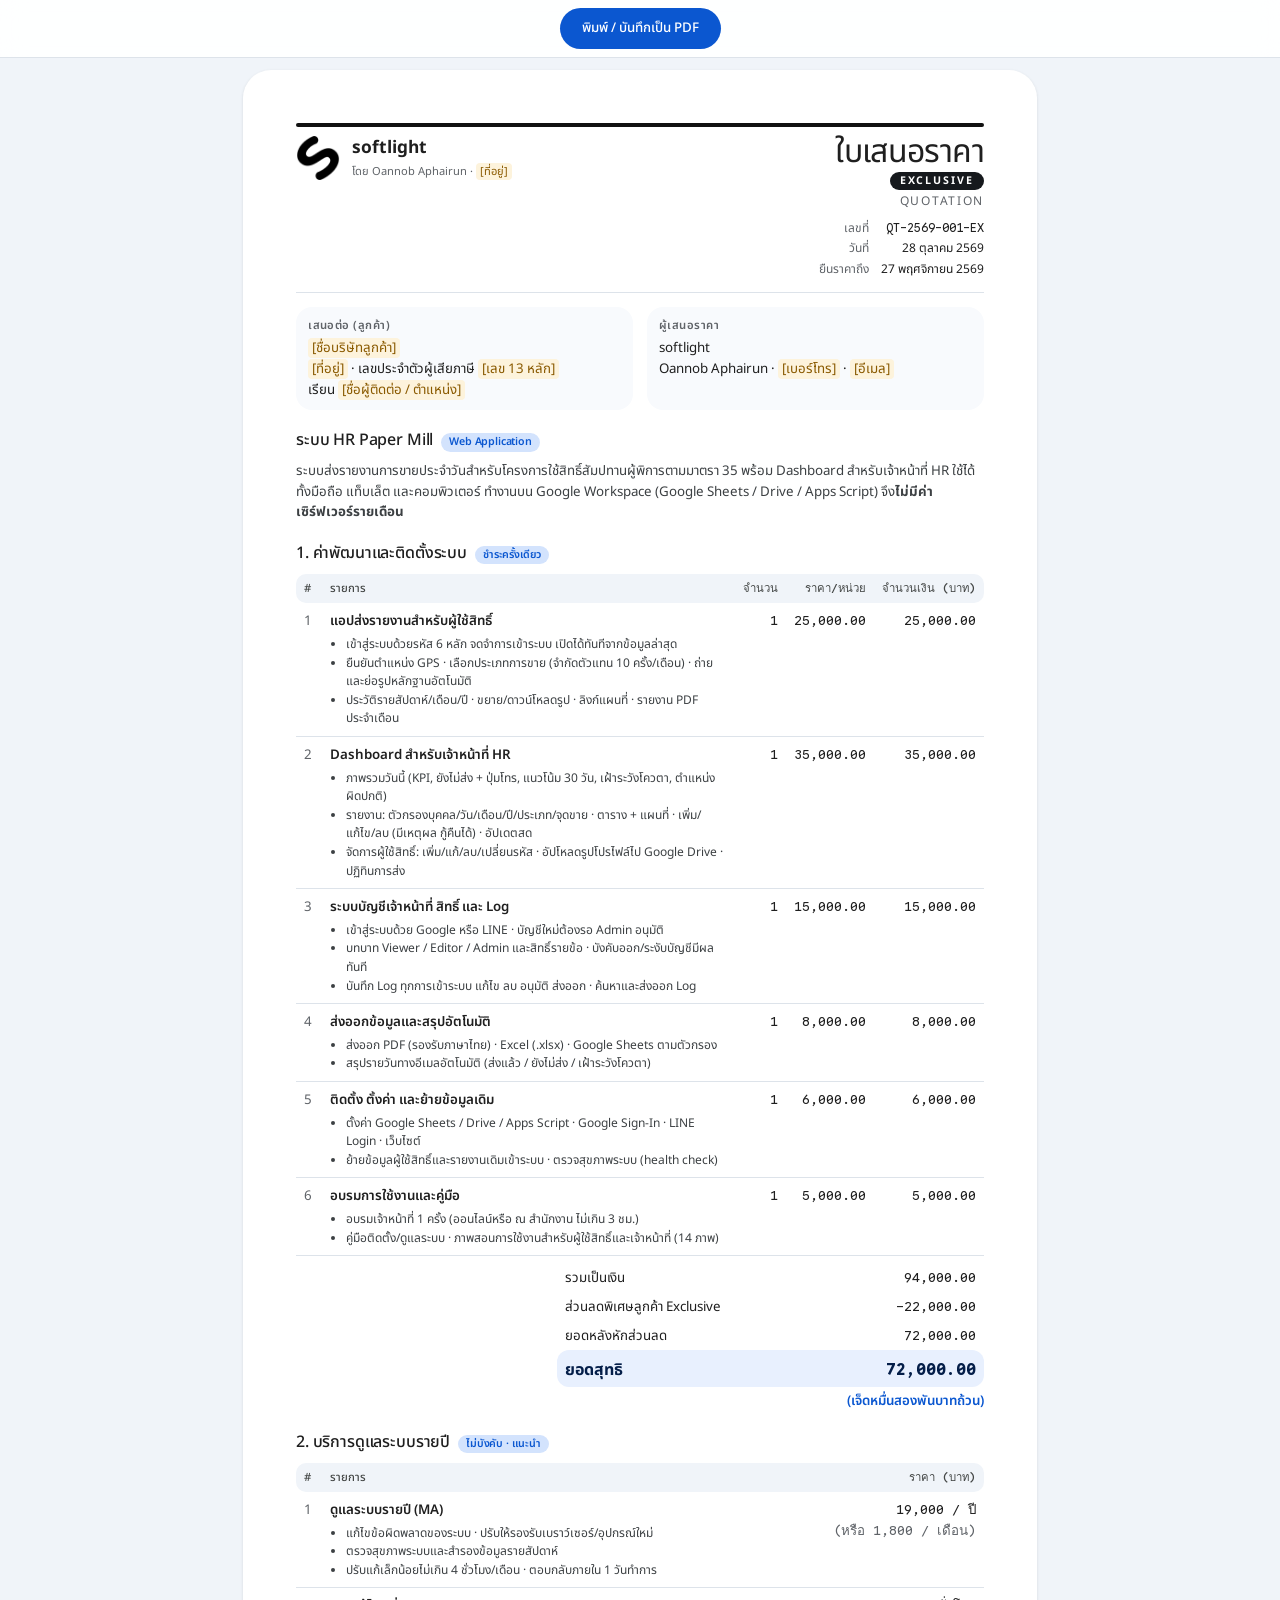
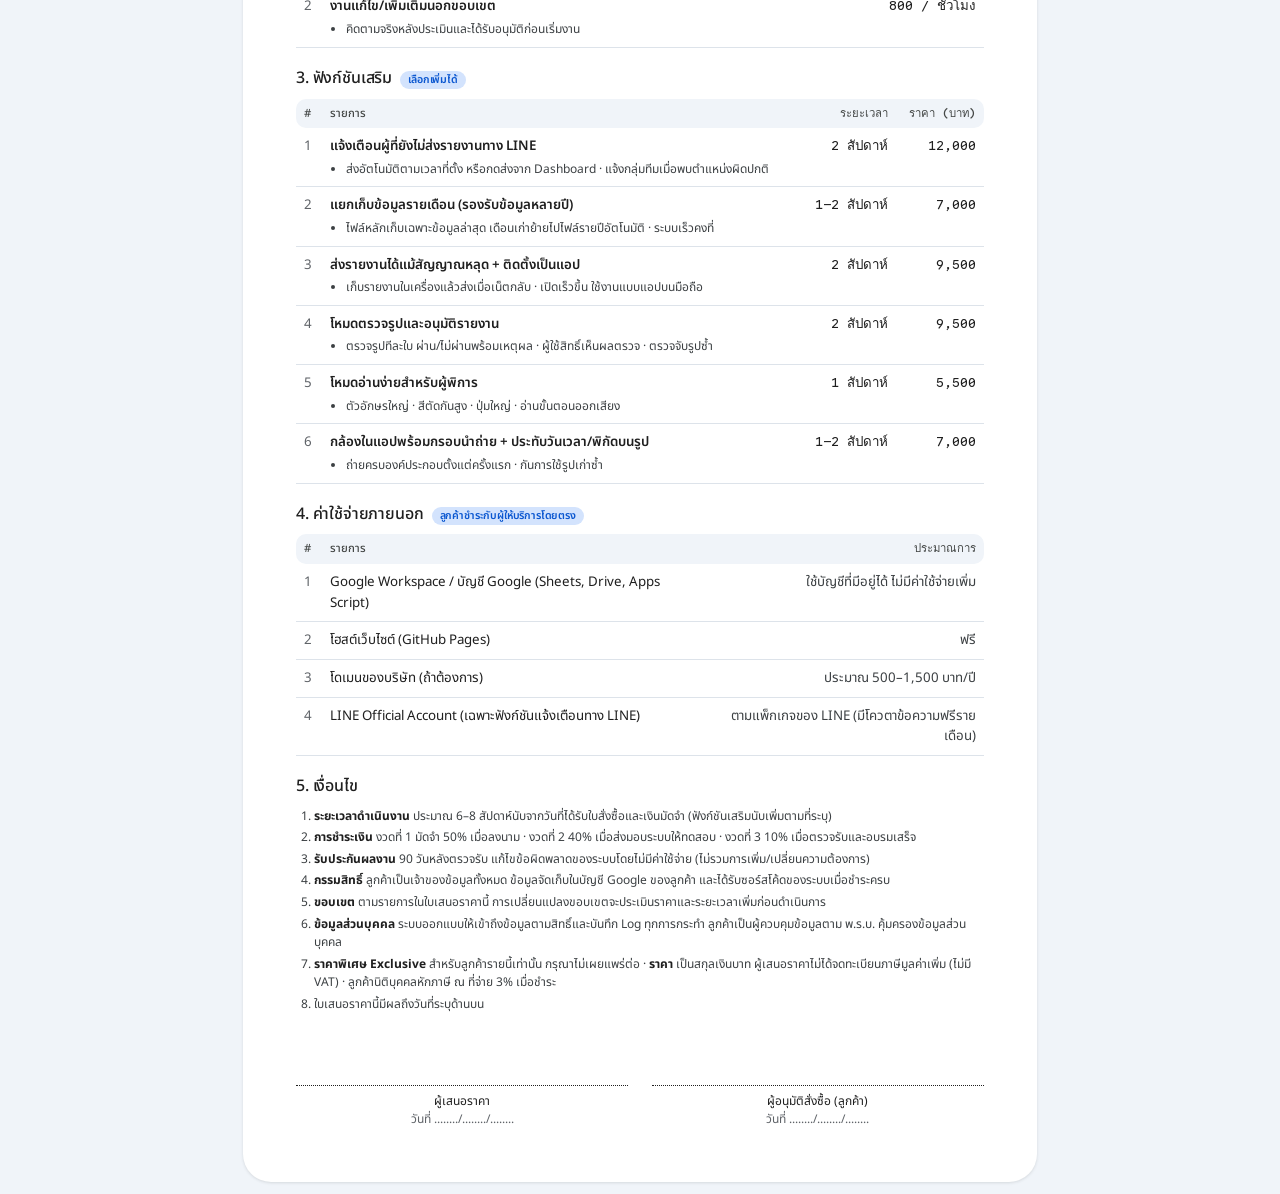
<file: docs/quotation-exclusive.html>
<!doctype html>
<html lang="th">
<head>
<meta charset="utf-8">
<meta name="viewport" content="width=device-width, initial-scale=1">
<title>ใบเสนอราคา — ระบบ HR Paper Mill</title>
<link href="https://fonts.googleapis.com/css2?family=Google+Sans:wght@400;500;700&family=Google+Sans+Code:wght@400;500;600&family=Noto+Sans+Thai:wght@400;500;600;700&display=swap" rel="stylesheet">
<style>
  /* ใบเสนอราคา A4 — สี/ฟอนต์ Google Blog ชุดเดียวกับเว็บ */
  :root { --ground:#F0F4F9; --surface:#fff; --field:#F8FAFD; --line:#DDE3EA; --ink:#1F1F1F; --ink2:#3C4043; --muted:#5F6368;
          --accent:#0B57D0; --accent-soft:#D3E3FD; --ok:#146C2E; --ok-soft:#C4EED0; }
  * { box-sizing: border-box; margin: 0; padding: 0; }
  @page { size: A4; margin: 14mm 14mm 16mm; }
  body { font: 10pt/1.55 'Google Sans', 'Noto Sans Thai', sans-serif; color: var(--ink); background: #d9d6ce; }
  .mono, .num { font-family: 'Google Sans Code', 'Google Sans', monospace; }
  .num { text-align: right; white-space: nowrap; font-variant-numeric: tabular-nums; }
  .sheet { width: 210mm; margin: 12px auto; background: var(--surface); padding: 14mm; }
  @media print { body { background: #fff; } .sheet { width: auto; margin: 0; padding: 0; } .no-print { display: none !important; } }
  @media screen and (max-width: 820px) { .sheet { width: auto; margin: 0; padding: 18px 16px; } .grid2 { grid-template-columns: 1fr !important; } }

  header.top { display: flex; justify-content: space-between; gap: 24px; align-items: flex-start; padding-bottom: 14px; border-bottom: 2px solid var(--ink); }
  .brand { display: flex; gap: 12px; align-items: center; }
  .logo { width: 44px; height: 44px; border-radius: 11px; background: var(--accent); color: #fff; display: grid; place-items: center; font-weight: 700; font-size: 22px; flex: none; }
  .brand b { font-size: 13pt; display: block; }
  .brand small, .muted { color: var(--muted); }
  .doc-title { text-align: right; }
  .doc-title h1 { font-size: 20pt; line-height: 1.1; letter-spacing: -.01em; }
  .doc-title .en { color: var(--muted); font-size: 9pt; letter-spacing: .14em; text-transform: uppercase; }
  .meta { margin-top: 8px; display: grid; grid-template-columns: auto auto; gap: 2px 12px; justify-content: end; font-size: 9pt; }
  .meta dt { color: var(--muted); text-align: right; }

  .grid2 { display: grid; grid-template-columns: 1fr 1fr; gap: 14px; margin-top: 14px; }
  .box { border: 1px solid var(--line); border-radius: 10px; padding: 10px 12px; background: var(--field); }
  .box h3 { font-size: 8.5pt; color: var(--muted); font-weight: 600; letter-spacing: .04em; margin-bottom: 4px; }
  .fill { color: #8A5A00; background: #FDF3DC; border-radius: 4px; padding: 0 4px; }

  h2 { font-size: 12pt; margin: 18px 0 8px; display: flex; align-items: baseline; gap: 8px; }
  h2 .tag { font-size: 8pt; font-weight: 600; color: var(--accent); background: var(--accent-soft); border-radius: 999px; padding: 1px 8px; }
  .lead { color: var(--ink2); }

  table { width: 100%; border-collapse: collapse; }
  th { font-size: 8.5pt; font-weight: 600; color: var(--muted); text-align: left; padding: 6px 8px; border-bottom: 1.5px solid var(--ink); }
  td { padding: 8px; border-bottom: 1px solid var(--line); vertical-align: top; }
  td.no { width: 26px; color: var(--muted); }
  td .t { font-weight: 600; }
  td ul { margin: 3px 0 0 16px; color: var(--ink2); font-size: 9pt; }
  tr { break-inside: avoid; }
  .totals { margin-top: 8px; margin-left: auto; width: 62%; }
  .totals td { border: 0; padding: 4px 8px; }
  .totals tr.grand td { border-top: 2px solid var(--ink); font-weight: 700; font-size: 12pt; padding-top: 8px; }
  .baht { text-align: right; margin-top: 4px; font-weight: 600; color: var(--accent); }

  .pill { display: inline-block; font-size: 8pt; border-radius: 999px; padding: 0 7px; background: var(--ok-soft); color: var(--ok); font-weight: 600; }
  ol.terms { padding-left: 18px; color: var(--ink2); font-size: 9pt; }
  ol.terms li { margin: 3px 0; }
  ol.terms b { color: var(--ink); }

  .sign { display: grid; grid-template-columns: 1fr 1fr; gap: 24px; margin-top: 26px; break-inside: avoid; }
  .sign div { text-align: center; font-size: 9pt; }
  .sign .line { border-bottom: 1px dotted var(--ink); height: 46px; margin-bottom: 6px; }
  h2 { break-after: avoid; }
  .keep { break-inside: avoid; }
  td.est { font-family: inherit; color: var(--ink2); }
  .toolbar { position: sticky; top: 0; z-index: 2; display: flex; gap: 8px; justify-content: center; padding: 8px; background: rgba(243,241,236,.92); border-bottom: 1px solid var(--line); }
  .toolbar button { font: inherit; font-weight: 600; border: 0; border-radius: 10px; padding: 8px 16px; background: var(--accent); color: #fff; cursor: pointer; }

  /* Google Blog look */
  body { background: #F0F4F9; }
  @media print { body { background: #fff; } }
  .sheet { border-radius: 28px; box-shadow: 0 1px 3px rgba(60,64,67,.15); }
  @media print { .sheet { border-radius: 0; box-shadow: none; } }
  @media screen and (max-width: 820px) { .sheet { border-radius: 0; } }
  header.top { position: relative; border-bottom: 0; padding-top: 12px; }
  header.top::before { content: ''; position: absolute; top: 0; left: 0; right: 0; height: 4px; border-radius: 4px;
    background: #111; }
  header.top::after { content: ''; position: absolute; left: 0; right: 0; bottom: 0; height: 1px; background: var(--line); }
  .logo { background: none; border-radius: 0; object-fit: contain; }
  h1, h2, h3, h4 { font-weight: 500; letter-spacing: -.01em; }
  .title h1, .doc-title h1 { font-weight: 400; font-size: 24pt; letter-spacing: -.02em; }
  th { border-bottom: 0; background: #F0F4F9; color: #444746; font-weight: 500; }
  th:first-child { border-radius: 10px 0 0 10px; } th:last-child { border-radius: 0 10px 10px 0; }
  * { -webkit-print-color-adjust: exact; print-color-adjust: exact; }
  .box, .kv > div { border: 0; background: #F8FAFD; border-radius: 16px; }
  .plan { border-radius: 20px; border-color: var(--line); }
  .plan.hot { border: 2px solid var(--accent); background: linear-gradient(#E8F0FE, #fff 40%); }
  .callout { border-radius: 16px; }
  .toolbar { background: rgba(255,255,255,.92); border-bottom-color: var(--line); backdrop-filter: blur(12px); }
  .toolbar button { border-radius: 999px; font-weight: 500; padding: 10px 22px; }
  .totals tr.grand td { border-top: 0; background: #E8F0FE; color: #041E49; }
  .totals tr.grand td:first-child { border-radius: 12px 0 0 12px; } .totals tr.grand td:last-child { border-radius: 0 12px 12px 0; }

  /* มือถือ: หัวเอกสารเรียงลงล่าง · ตารางกว้างเลื่อนได้ในตัว ไม่ดันหน้าล้นจอ */
  @media screen and (max-width: 560px) {
    header.top { flex-direction: column; align-items: flex-start; gap: 12px; }
    .title, .doc-title { text-align: left; }
    .title h1, .doc-title h1 { font-size: 21pt; }
    table { display: block; max-width: 100%; overflow-x: auto; -webkit-overflow-scrolling: touch; }
    th, td { padding-left: 6px !important; padding-right: 6px !important; }
    .num, td.mono, th.num { white-space: nowrap; }
  }
</style>
</head>
<body>
<div class="toolbar no-print"><button onclick="window.print()">พิมพ์ / บันทึกเป็น PDF</button></div>

<main class="sheet">
  <header class="top">
    <div class="brand">
      <img class="logo" src="[data-uri]" alt="softlight">
      <div>
        <b id="sellerName"></b>
        <small id="sellerAddr"></small>
      </div>
    </div>
    <div class="doc-title">
      <h1>ใบเสนอราคา</h1><div style="color:#fff;background:#16191D;border-radius:999px;display:inline-block;padding:1px 10px;font-size:8pt;font-weight:700;letter-spacing:.18em;margin:2px 0">EXCLUSIVE</div>
      <div class="en">Quotation</div>
      <dl class="meta">
        <dt>เลขที่</dt><dd class="mono" id="qNo"></dd>
        <dt>วันที่</dt><dd id="qDate"></dd>
        <dt>ยืนราคาถึง</dt><dd id="qValid"></dd>
      </dl>
    </div>
  </header>

  <section class="grid2">
    <div class="box"><h3>เสนอต่อ (ลูกค้า)</h3><div id="customer"></div></div>
    <div class="box"><h3>ผู้เสนอราคา</h3><div id="sellerContact"></div></div>
  </section>

  <h2>ระบบ HR Paper Mill <span class="tag">Web Application</span></h2>
  <p class="lead">ระบบส่งรายงานการขายประจำวันสำหรับโครงการใช้สิทธิ์สัมปทานผู้พิการตามมาตรา 35 พร้อม Dashboard สำหรับเจ้าหน้าที่ HR
    ใช้ได้ทั้งมือถือ แท็บเล็ต และคอมพิวเตอร์ ทำงานบน Google Workspace (Google Sheets / Drive / Apps Script) จึง<b>ไม่มีค่าเซิร์ฟเวอร์รายเดือน</b></p>

  <h2>1. ค่าพัฒนาและติดตั้งระบบ <span class="tag">ชำระครั้งเดียว</span></h2>
  <table>
    <thead><tr><th>#</th><th>รายการ</th><th class="num">จำนวน</th><th class="num">ราคา/หน่วย</th><th class="num">จำนวนเงิน (บาท)</th></tr></thead>
    <tbody id="items"></tbody>
  </table>
  <div class="keep">
  <table class="totals"><tbody id="totals"></tbody></table>
  <div class="baht" id="bahtText"></div>
  </div>

  <h2>2. บริการดูแลระบบรายปี <span class="tag">ไม่บังคับ · แนะนำ</span></h2>
  <table>
    <thead><tr><th>#</th><th>รายการ</th><th class="num">ราคา (บาท)</th></tr></thead>
    <tbody id="services"></tbody>
  </table>

  <h2>3. ฟังก์ชันเสริม <span class="tag">เลือกเพิ่มได้</span></h2>
  <table>
    <thead><tr><th>#</th><th>รายการ</th><th class="num">ระยะเวลา</th><th class="num">ราคา (บาท)</th></tr></thead>
    <tbody id="addons"></tbody>
  </table>

  <h2>4. ค่าใช้จ่ายภายนอก <span class="tag">ลูกค้าชำระกับผู้ให้บริการโดยตรง</span></h2>
  <table>
    <thead><tr><th>#</th><th>รายการ</th><th class="num">ประมาณการ</th></tr></thead>
    <tbody id="external"></tbody>
  </table>

  <section class="keep">
  <h2>5. เงื่อนไข</h2>
  <ol class="terms" id="terms"></ol>

  <section class="sign">
    <div><div class="line"></div>ผู้เสนอราคา<br><span class="muted">วันที่ ......../......../........</span></div>
    <div><div class="line"></div>ผู้อนุมัติสั่งซื้อ (ลูกค้า)<br><span class="muted">วันที่ ......../......../........</span></div>
  </section>
  </section>
</main>

<script>
// ===== แก้ข้อมูลใบเสนอราคาที่นี่ (ยอดรวม/VAT/ตัวอักษรภาษาไทยคำนวณให้อัตโนมัติ) =====
const Q = {
  no: 'QT-2569-001-EX',
  date: '2026-10-28',
  validDays: 30,
  vat: 0,                         // 0 = ไม่ได้จด VAT · 0.07 = คิด VAT 7%
  discount: 22000,                // ส่วนลดลูกค้า Exclusive · ยอดหลังหัก = Standard ราคา Exclusive (72,000)
  seller: {
    name: 'softlight',
    addr: 'โดย Oannob Aphairun · [ที่อยู่]',
    contact: 'Oannob Aphairun · [เบอร์โทร] · [อีเมล]'
  },
  customer: '[ชื่อบริษัทลูกค้า]<br>[ที่อยู่] · เลขประจำตัวผู้เสียภาษี [เลข 13 หลัก]<br>เรียน [ชื่อผู้ติดต่อ / ตำแหน่ง]',
  items: [
    { t: 'แอปส่งรายงานสำหรับผู้ใช้สิทธิ์', d: ['เข้าสู่ระบบด้วยรหัส 6 หลัก จดจำการเข้าระบบ เปิดได้ทันทีจากข้อมูลล่าสุด', 'ยืนยันตำแหน่ง GPS · เลือกประเภทการขาย (จำกัดตัวแทน 10 ครั้ง/เดือน) · ถ่ายและย่อรูปหลักฐานอัตโนมัติ', 'ประวัติรายสัปดาห์/เดือน/ปี · ขยาย/ดาวน์โหลดรูป · ลิงก์แผนที่ · รายงาน PDF ประจำเดือน'], qty: 1, price: 25000 },
    { t: 'Dashboard สำหรับเจ้าหน้าที่ HR', d: ['ภาพรวมวันนี้ (KPI, ยังไม่ส่ง + ปุ่มโทร, แนวโน้ม 30 วัน, เฝ้าระวังโควตา, ตำแหน่งผิดปกติ)', 'รายงาน: ตัวกรองบุคคล/วัน/เดือน/ปี/ประเภท/จุดขาย · ตาราง + แผนที่ · เพิ่ม/แก้ไข/ลบ (มีเหตุผล กู้คืนได้) · อัปเดตสด', 'จัดการผู้ใช้สิทธิ์: เพิ่ม/แก้/ลบ/เปลี่ยนรหัส · อัปโหลดรูปโปรไฟล์ไป Google Drive · ปฏิทินการส่ง'], qty: 1, price: 35000 },
    { t: 'ระบบบัญชีเจ้าหน้าที่ สิทธิ์ และ Log', d: ['เข้าสู่ระบบด้วย Google หรือ LINE · บัญชีใหม่ต้องรอ Admin อนุมัติ', 'บทบาท Viewer / Editor / Admin และสิทธิ์รายข้อ · บังคับออก/ระงับบัญชีมีผลทันที', 'บันทึก Log ทุกการเข้าระบบ แก้ไข ลบ อนุมัติ ส่งออก · ค้นหาและส่งออก Log'], qty: 1, price: 15000 },
    { t: 'ส่งออกข้อมูลและสรุปอัตโนมัติ', d: ['ส่งออก PDF (รองรับภาษาไทย) · Excel (.xlsx) · Google Sheets ตามตัวกรอง', 'สรุปรายวันทางอีเมลอัตโนมัติ (ส่งแล้ว / ยังไม่ส่ง / เฝ้าระวังโควตา)'], qty: 1, price: 8000 },
    { t: 'ติดตั้ง ตั้งค่า และย้ายข้อมูลเดิม', d: ['ตั้งค่า Google Sheets / Drive / Apps Script · Google Sign-In · LINE Login · เว็บไซต์', 'ย้ายข้อมูลผู้ใช้สิทธิ์และรายงานเดิมเข้าระบบ · ตรวจสุขภาพระบบ (health check)'], qty: 1, price: 6000 },
    { t: 'อบรมการใช้งานและคู่มือ', d: ['อบรมเจ้าหน้าที่ 1 ครั้ง (ออนไลน์หรือ ณ สำนักงาน ไม่เกิน 3 ชม.)', 'คู่มือติดตั้ง/ดูแลระบบ · ภาพสอนการใช้งานสำหรับผู้ใช้สิทธิ์และเจ้าหน้าที่ (14 ภาพ)'], qty: 1, price: 5000 }
  ],
  services: [
    { t: 'ดูแลระบบรายปี (MA)', d: ['แก้ไขข้อผิดพลาดของระบบ · ปรับให้รองรับเบราว์เซอร์/อุปกรณ์ใหม่', 'ตรวจสุขภาพระบบและสำรองข้อมูลรายสัปดาห์', 'ปรับแก้เล็กน้อยไม่เกิน 4 ชั่วโมง/เดือน · ตอบกลับภายใน 1 วันทำการ'], price: '19,000 / ปี<br><span class="muted">(หรือ 1,800 / เดือน)</span>' },
    { t: 'งานแก้ไข/เพิ่มเติมนอกขอบเขต', d: ['คิดตามจริงหลังประเมินและได้รับอนุมัติก่อนเริ่มงาน'], price: '800 / ชั่วโมง' }
  ],
  addons: [
    { t: 'แจ้งเตือนผู้ที่ยังไม่ส่งรายงานทาง LINE', d: ['ส่งอัตโนมัติตามเวลาที่ตั้ง หรือกดส่งจาก Dashboard · แจ้งกลุ่มทีมเมื่อพบตำแหน่งผิดปกติ'], time: '2 สัปดาห์', price: 12000 },
    { t: 'แยกเก็บข้อมูลรายเดือน (รองรับข้อมูลหลายปี)', d: ['ไฟล์หลักเก็บเฉพาะข้อมูลล่าสุด เดือนเก่าย้ายไปไฟล์รายปีอัตโนมัติ · ระบบเร็วคงที่'], time: '1–2 สัปดาห์', price: 7000 },
    { t: 'ส่งรายงานได้แม้สัญญาณหลุด + ติดตั้งเป็นแอป', d: ['เก็บรายงานในเครื่องแล้วส่งเมื่อเน็ตกลับ · เปิดเร็วขึ้น ใช้งานแบบแอปบนมือถือ'], time: '2 สัปดาห์', price: 9500 },
    { t: 'โหมดตรวจรูปและอนุมัติรายงาน', d: ['ตรวจรูปทีละใบ ผ่าน/ไม่ผ่านพร้อมเหตุผล · ผู้ใช้สิทธิ์เห็นผลตรวจ · ตรวจจับรูปซ้ำ'], time: '2 สัปดาห์', price: 9500 },
    { t: 'โหมดอ่านง่ายสำหรับผู้พิการ', d: ['ตัวอักษรใหญ่ · สีตัดกันสูง · ปุ่มใหญ่ · อ่านขั้นตอนออกเสียง'], time: '1 สัปดาห์', price: 5500 },
    { t: 'กล้องในแอปพร้อมกรอบนำถ่าย + ประทับวันเวลา/พิกัดบนรูป', d: ['ถ่ายครบองค์ประกอบตั้งแต่ครั้งแรก · กันการใช้รูปเก่าซ้ำ'], time: '1–2 สัปดาห์', price: 7000 }
  ],
  external: [
    { t: 'Google Workspace / บัญชี Google (Sheets, Drive, Apps Script)', est: 'ใช้บัญชีที่มีอยู่ได้ ไม่มีค่าใช้จ่ายเพิ่ม' },
    { t: 'โฮสต์เว็บไซต์ (GitHub Pages)', est: 'ฟรี' },
    { t: 'โดเมนของบริษัท (ถ้าต้องการ)', est: 'ประมาณ 500–1,500 บาท/ปี' },
    { t: 'LINE Official Account (เฉพาะฟังก์ชันแจ้งเตือนทาง LINE)', est: 'ตามแพ็กเกจของ LINE (มีโควตาข้อความฟรีรายเดือน)' }
  ],
  terms: [
    '<b>ระยะเวลาดำเนินงาน</b> ประมาณ 6–8 สัปดาห์นับจากวันที่ได้รับใบสั่งซื้อและเงินมัดจำ (ฟังก์ชันเสริมนับเพิ่มตามที่ระบุ)',
    '<b>การชำระเงิน</b> งวดที่ 1 มัดจำ 50% เมื่อลงนาม · งวดที่ 2 40% เมื่อส่งมอบระบบให้ทดสอบ · งวดที่ 3 10% เมื่อตรวจรับและอบรมเสร็จ',
    '<b>รับประกันผลงาน</b> 90 วันหลังตรวจรับ แก้ไขข้อผิดพลาดของระบบโดยไม่มีค่าใช้จ่าย (ไม่รวมการเพิ่ม/เปลี่ยนความต้องการ)',
    '<b>กรรมสิทธิ์</b> ลูกค้าเป็นเจ้าของข้อมูลทั้งหมด ข้อมูลจัดเก็บในบัญชี Google ของลูกค้า และได้รับซอร์สโค้ดของระบบเมื่อชำระครบ',
    '<b>ขอบเขต</b> ตามรายการในใบเสนอราคานี้ การเปลี่ยนแปลงขอบเขตจะประเมินราคาและระยะเวลาเพิ่มก่อนดำเนินการ',
    '<b>ข้อมูลส่วนบุคคล</b> ระบบออกแบบให้เข้าถึงข้อมูลตามสิทธิ์และบันทึก Log ทุกการกระทำ ลูกค้าเป็นผู้ควบคุมข้อมูลตาม พ.ร.บ. คุ้มครองข้อมูลส่วนบุคคล',
    '<b>ราคาพิเศษ Exclusive</b> สำหรับลูกค้ารายนี้เท่านั้น กรุณาไม่เผยแพร่ต่อ · <b>ราคา</b> เป็นสกุลเงินบาท ผู้เสนอราคาไม่ได้จดทะเบียนภาษีมูลค่าเพิ่ม (ไม่มี VAT) · ลูกค้านิติบุคคลหักภาษี ณ ที่จ่าย 3% เมื่อชำระ',
    'ใบเสนอราคานี้มีผลถึงวันที่ระบุด้านบน'
  ]
};

// ===== แสดงผล =====
const fmt = n => n.toLocaleString('th-TH', { minimumFractionDigits: 2, maximumFractionDigits: 2 });
const fmt0 = n => n.toLocaleString('th-TH');
const thDate = iso => new Date(iso + 'T12:00:00+07:00').toLocaleDateString('th-TH', { day: 'numeric', month: 'long', year: 'numeric', timeZone: 'Asia/Bangkok' });
const ul = d => d && d.length ? `<ul>${d.map(x => `<li>${x}</li>`).join('')}</ul>` : '';

// จำนวนเงินเป็นตัวอักษรภาษาไทย
function bahtText(n) {
  const digits = ['', 'หนึ่ง', 'สอง', 'สาม', 'สี่', 'ห้า', 'หก', 'เจ็ด', 'แปด', 'เก้า'];
  const units = ['', 'สิบ', 'ร้อย', 'พัน', 'หมื่น', 'แสน'];
  const read = (num) => {
    if (num === 0) return '';
    if (num >= 1e6) return read(Math.floor(num / 1e6)) + 'ล้าน' + read(num % 1e6);
    const s = String(num); let out = '';
    for (let i = 0; i < s.length; i++) {
      const d = +s[i], pos = s.length - i - 1;
      if (!d) continue;
      if (pos === 1 && d === 1) out += 'สิบ';
      else if (pos === 1 && d === 2) out += 'ยี่สิบ';
      else if (pos === 0 && d === 1 && s.length > 1) out += 'เอ็ด';
      else out += digits[d] + units[pos];
    }
    return out;
  };
  const baht = Math.floor(n), satang = Math.round((n - baht) * 100);
  return (read(baht) || 'ศูนย์') + 'บาท' + (satang ? read(satang) + 'สตางค์' : 'ถ้วน');
}

const $ = id => document.getElementById(id);
$('sellerName').textContent = Q.seller.name;
$('sellerAddr').textContent = Q.seller.addr;
$('sellerContact').innerHTML = `${Q.seller.name}<br>${Q.seller.contact}`;
$('customer').innerHTML = Q.customer;
$('qNo').textContent = Q.no;
$('qDate').textContent = thDate(Q.date);
const valid = new Date(new Date(Q.date + 'T12:00:00+07:00').getTime() + Q.validDays * 864e5).toISOString().slice(0, 10);
$('qValid').textContent = thDate(valid);

let subtotal = 0;
$('items').innerHTML = Q.items.map((it, i) => {
  const amount = it.qty * it.price; subtotal += amount;
  return `<tr><td class="no">${i + 1}</td><td><span class="t">${it.t}</span>${ul(it.d)}</td><td class="num">${it.qty}</td><td class="num">${fmt(it.price)}</td><td class="num">${fmt(amount)}</td></tr>`;
}).join('');
const afterDiscount = subtotal - Q.discount;
const vat = Math.round(afterDiscount * Q.vat * 100) / 100;
const grand = afterDiscount + vat;
$('totals').innerHTML = [
  ['รวมเป็นเงิน', subtotal],
  ...(Q.discount ? [['ส่วนลดพิเศษลูกค้า Exclusive', -Q.discount], ['ยอดหลังหักส่วนลด', afterDiscount]] : []),
  ...(Q.vat ? [[`ภาษีมูลค่าเพิ่ม ${Math.round(Q.vat * 100)}%`, vat]] : [])
].map(([k, v]) => `<tr><td>${k}</td><td class="num">${fmt(v)}</td></tr>`).join('') +
  `<tr class="grand"><td>ยอดสุทธิ</td><td class="num">${fmt(grand)}</td></tr>`;
$('bahtText').textContent = `(${bahtText(grand)})`;

$('services').innerHTML = Q.services.map((s, i) => `<tr><td class="no">${i + 1}</td><td><span class="t">${s.t}</span>${ul(s.d)}</td><td class="num">${s.price}</td></tr>`).join('');
$('addons').innerHTML = Q.addons.map((a, i) => `<tr><td class="no">${i + 1}</td><td><span class="t">${a.t}</span>${ul(a.d)}</td><td class="num">${a.time}</td><td class="num">${fmt0(a.price)}</td></tr>`).join('');
$('external').innerHTML = Q.external.map((x, i) => `<tr><td class="no">${i + 1}</td><td>${x.t}</td><td class="num est" style="white-space:normal">${x.est}</td></tr>`).join('');
$('terms').innerHTML = Q.terms.map(t => `<li>${t}</li>`).join('');
// ช่องที่ยังต้องกรอก [..] แสดงเป็นไฮไลต์
document.querySelectorAll('#customer, #sellerContact, #sellerAddr').forEach(el => { el.innerHTML = el.innerHTML.replace(/\[([^\]]+)\]/g, '<span class="fill">[$1]</span>'); });
</script>
</body>
</html>
</file>
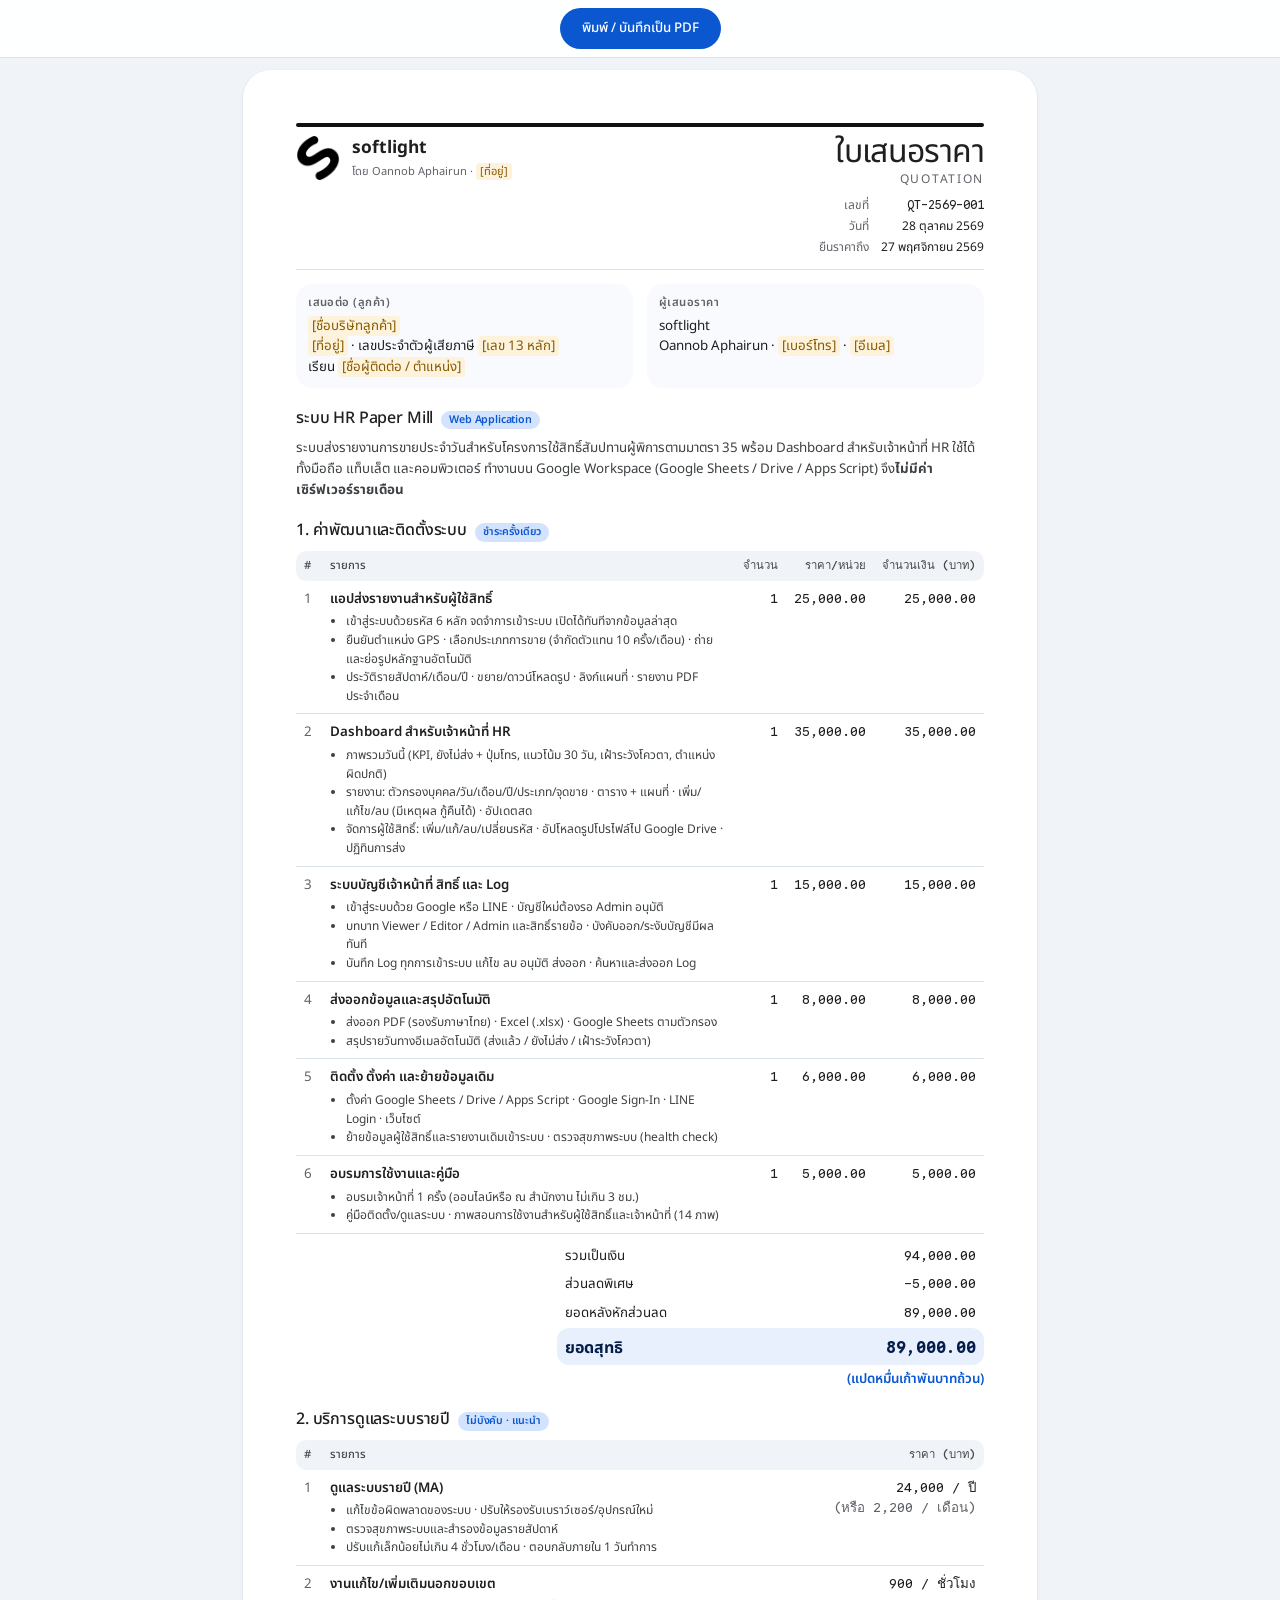
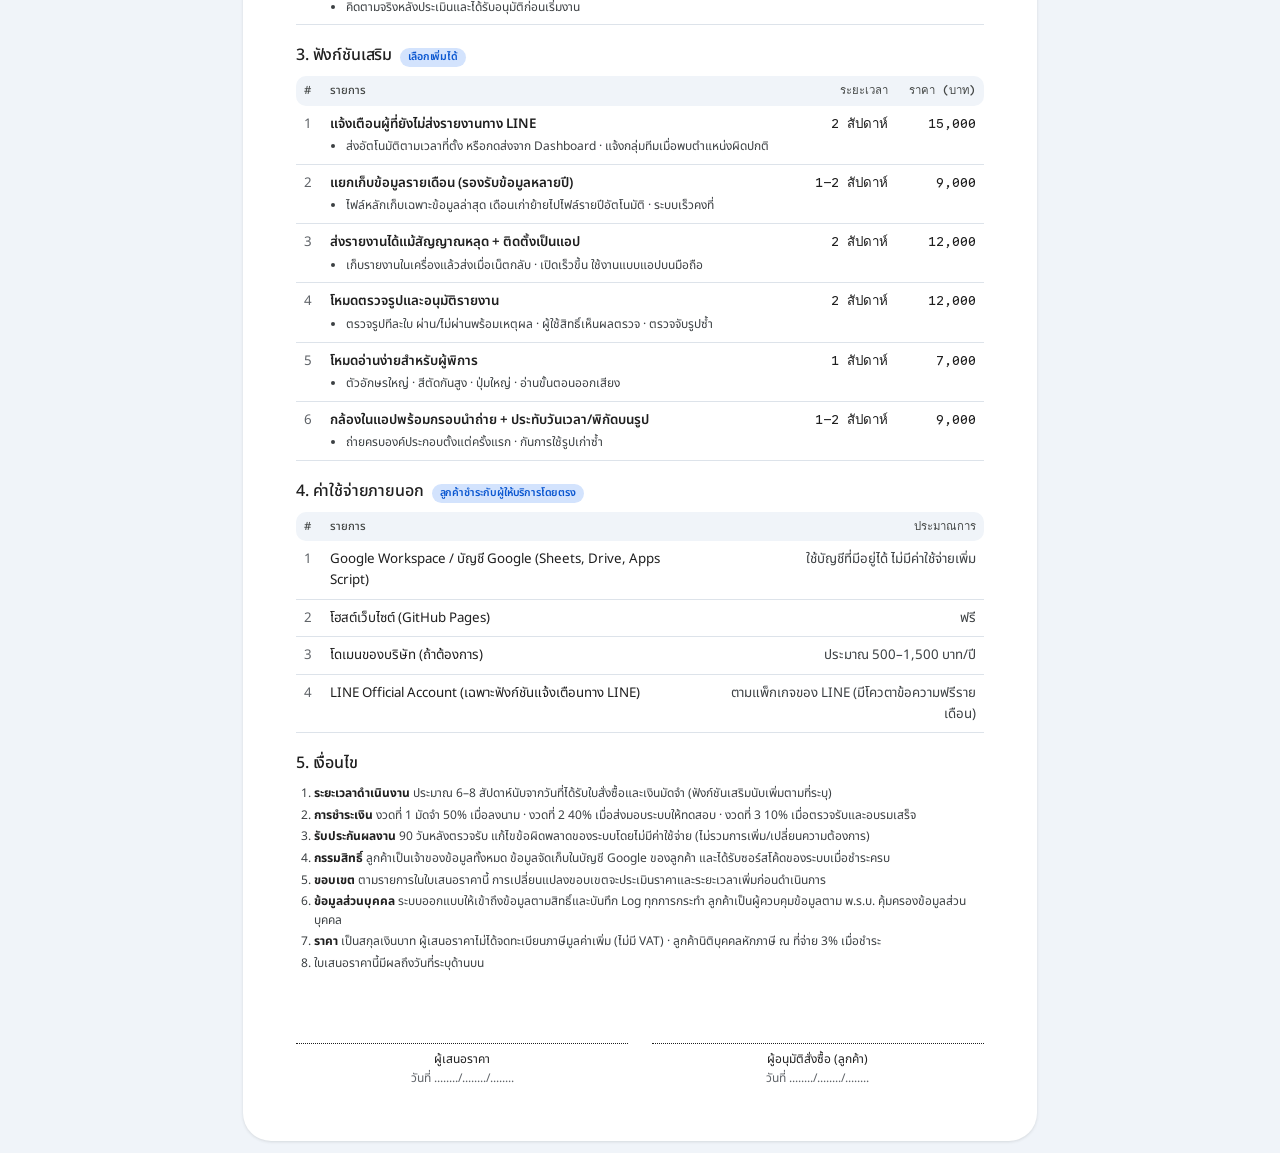
<file: docs/quotation.html>
<!doctype html>
<html lang="th">
<head>
<meta charset="utf-8">
<meta name="viewport" content="width=device-width, initial-scale=1">
<title>ใบเสนอราคา — ระบบ HR Paper Mill</title>
<link href="https://fonts.googleapis.com/css2?family=Google+Sans:wght@400;500;700&family=Google+Sans+Code:wght@400;500;600&family=Noto+Sans+Thai:wght@400;500;600;700&display=swap" rel="stylesheet">
<style>
  /* ใบเสนอราคา A4 — สี/ฟอนต์ Google Blog ชุดเดียวกับเว็บ */
  :root { --ground:#F0F4F9; --surface:#fff; --field:#F8FAFD; --line:#DDE3EA; --ink:#1F1F1F; --ink2:#3C4043; --muted:#5F6368;
          --accent:#0B57D0; --accent-soft:#D3E3FD; --ok:#146C2E; --ok-soft:#C4EED0; }
  * { box-sizing: border-box; margin: 0; padding: 0; }
  @page { size: A4; margin: 14mm 14mm 16mm; }
  body { font: 10pt/1.55 'Google Sans', 'Noto Sans Thai', sans-serif; color: var(--ink); background: #d9d6ce; }
  .mono, .num { font-family: 'Google Sans Code', 'Google Sans', monospace; }
  .num { text-align: right; white-space: nowrap; font-variant-numeric: tabular-nums; }
  .sheet { width: 210mm; margin: 12px auto; background: var(--surface); padding: 14mm; }
  @media print { body { background: #fff; } .sheet { width: auto; margin: 0; padding: 0; } .no-print { display: none !important; } }
  @media screen and (max-width: 820px) { .sheet { width: auto; margin: 0; padding: 18px 16px; } .grid2 { grid-template-columns: 1fr !important; } }

  header.top { display: flex; justify-content: space-between; gap: 24px; align-items: flex-start; padding-bottom: 14px; border-bottom: 2px solid var(--ink); }
  .brand { display: flex; gap: 12px; align-items: center; }
  .logo { width: 44px; height: 44px; border-radius: 11px; background: var(--accent); color: #fff; display: grid; place-items: center; font-weight: 700; font-size: 22px; flex: none; }
  .brand b { font-size: 13pt; display: block; }
  .brand small, .muted { color: var(--muted); }
  .doc-title { text-align: right; }
  .doc-title h1 { font-size: 20pt; line-height: 1.1; letter-spacing: -.01em; }
  .doc-title .en { color: var(--muted); font-size: 9pt; letter-spacing: .14em; text-transform: uppercase; }
  .meta { margin-top: 8px; display: grid; grid-template-columns: auto auto; gap: 2px 12px; justify-content: end; font-size: 9pt; }
  .meta dt { color: var(--muted); text-align: right; }

  .grid2 { display: grid; grid-template-columns: 1fr 1fr; gap: 14px; margin-top: 14px; }
  .box { border: 1px solid var(--line); border-radius: 10px; padding: 10px 12px; background: var(--field); }
  .box h3 { font-size: 8.5pt; color: var(--muted); font-weight: 600; letter-spacing: .04em; margin-bottom: 4px; }
  .fill { color: #8A5A00; background: #FDF3DC; border-radius: 4px; padding: 0 4px; }

  h2 { font-size: 12pt; margin: 18px 0 8px; display: flex; align-items: baseline; gap: 8px; }
  h2 .tag { font-size: 8pt; font-weight: 600; color: var(--accent); background: var(--accent-soft); border-radius: 999px; padding: 1px 8px; }
  .lead { color: var(--ink2); }

  table { width: 100%; border-collapse: collapse; }
  th { font-size: 8.5pt; font-weight: 600; color: var(--muted); text-align: left; padding: 6px 8px; border-bottom: 1.5px solid var(--ink); }
  td { padding: 8px; border-bottom: 1px solid var(--line); vertical-align: top; }
  td.no { width: 26px; color: var(--muted); }
  td .t { font-weight: 600; }
  td ul { margin: 3px 0 0 16px; color: var(--ink2); font-size: 9pt; }
  tr { break-inside: avoid; }
  .totals { margin-top: 8px; margin-left: auto; width: 62%; }
  .totals td { border: 0; padding: 4px 8px; }
  .totals tr.grand td { border-top: 2px solid var(--ink); font-weight: 700; font-size: 12pt; padding-top: 8px; }
  .baht { text-align: right; margin-top: 4px; font-weight: 600; color: var(--accent); }

  .pill { display: inline-block; font-size: 8pt; border-radius: 999px; padding: 0 7px; background: var(--ok-soft); color: var(--ok); font-weight: 600; }
  ol.terms { padding-left: 18px; color: var(--ink2); font-size: 9pt; }
  ol.terms li { margin: 3px 0; }
  ol.terms b { color: var(--ink); }

  .sign { display: grid; grid-template-columns: 1fr 1fr; gap: 24px; margin-top: 26px; break-inside: avoid; }
  .sign div { text-align: center; font-size: 9pt; }
  .sign .line { border-bottom: 1px dotted var(--ink); height: 46px; margin-bottom: 6px; }
  h2 { break-after: avoid; }
  .keep { break-inside: avoid; }
  td.est { font-family: inherit; color: var(--ink2); }
  .toolbar { position: sticky; top: 0; z-index: 2; display: flex; gap: 8px; justify-content: center; padding: 8px; background: rgba(243,241,236,.92); border-bottom: 1px solid var(--line); }
  .toolbar button { font: inherit; font-weight: 600; border: 0; border-radius: 10px; padding: 8px 16px; background: var(--accent); color: #fff; cursor: pointer; }

  /* Google Blog look */
  body { background: #F0F4F9; }
  @media print { body { background: #fff; } }
  .sheet { border-radius: 28px; box-shadow: 0 1px 3px rgba(60,64,67,.15); }
  @media print { .sheet { border-radius: 0; box-shadow: none; } }
  @media screen and (max-width: 820px) { .sheet { border-radius: 0; } }
  header.top { position: relative; border-bottom: 0; padding-top: 12px; }
  header.top::before { content: ''; position: absolute; top: 0; left: 0; right: 0; height: 4px; border-radius: 4px;
    background: #111; }
  header.top::after { content: ''; position: absolute; left: 0; right: 0; bottom: 0; height: 1px; background: var(--line); }
  .logo { background: none; border-radius: 0; object-fit: contain; }
  h1, h2, h3, h4 { font-weight: 500; letter-spacing: -.01em; }
  .title h1, .doc-title h1 { font-weight: 400; font-size: 24pt; letter-spacing: -.02em; }
  th { border-bottom: 0; background: #F0F4F9; color: #444746; font-weight: 500; }
  th:first-child { border-radius: 10px 0 0 10px; } th:last-child { border-radius: 0 10px 10px 0; }
  * { -webkit-print-color-adjust: exact; print-color-adjust: exact; }
  .box, .kv > div { border: 0; background: #F8FAFD; border-radius: 16px; }
  .plan { border-radius: 20px; border-color: var(--line); }
  .plan.hot { border: 2px solid var(--accent); background: linear-gradient(#E8F0FE, #fff 40%); }
  .callout { border-radius: 16px; }
  .toolbar { background: rgba(255,255,255,.92); border-bottom-color: var(--line); backdrop-filter: blur(12px); }
  .toolbar button { border-radius: 999px; font-weight: 500; padding: 10px 22px; }
  .totals tr.grand td { border-top: 0; background: #E8F0FE; color: #041E49; }
  .totals tr.grand td:first-child { border-radius: 12px 0 0 12px; } .totals tr.grand td:last-child { border-radius: 0 12px 12px 0; }

  /* มือถือ: หัวเอกสารเรียงลงล่าง · ตารางกว้างเลื่อนได้ในตัว ไม่ดันหน้าล้นจอ */
  @media screen and (max-width: 560px) {
    header.top { flex-direction: column; align-items: flex-start; gap: 12px; }
    .title, .doc-title { text-align: left; }
    .title h1, .doc-title h1 { font-size: 21pt; }
    table { display: block; max-width: 100%; overflow-x: auto; -webkit-overflow-scrolling: touch; }
    th, td { padding-left: 6px !important; padding-right: 6px !important; }
    .num, td.mono, th.num { white-space: nowrap; }
  }
</style>
</head>
<body>
<div class="toolbar no-print"><button onclick="window.print()">พิมพ์ / บันทึกเป็น PDF</button></div>

<main class="sheet">
  <header class="top">
    <div class="brand">
      <img class="logo" src="[data-uri]" alt="softlight">
      <div>
        <b id="sellerName"></b>
        <small id="sellerAddr"></small>
      </div>
    </div>
    <div class="doc-title">
      <h1>ใบเสนอราคา</h1>
      <div class="en">Quotation</div>
      <dl class="meta">
        <dt>เลขที่</dt><dd class="mono" id="qNo"></dd>
        <dt>วันที่</dt><dd id="qDate"></dd>
        <dt>ยืนราคาถึง</dt><dd id="qValid"></dd>
      </dl>
    </div>
  </header>

  <section class="grid2">
    <div class="box"><h3>เสนอต่อ (ลูกค้า)</h3><div id="customer"></div></div>
    <div class="box"><h3>ผู้เสนอราคา</h3><div id="sellerContact"></div></div>
  </section>

  <h2>ระบบ HR Paper Mill <span class="tag">Web Application</span></h2>
  <p class="lead">ระบบส่งรายงานการขายประจำวันสำหรับโครงการใช้สิทธิ์สัมปทานผู้พิการตามมาตรา 35 พร้อม Dashboard สำหรับเจ้าหน้าที่ HR
    ใช้ได้ทั้งมือถือ แท็บเล็ต และคอมพิวเตอร์ ทำงานบน Google Workspace (Google Sheets / Drive / Apps Script) จึง<b>ไม่มีค่าเซิร์ฟเวอร์รายเดือน</b></p>

  <h2>1. ค่าพัฒนาและติดตั้งระบบ <span class="tag">ชำระครั้งเดียว</span></h2>
  <table>
    <thead><tr><th>#</th><th>รายการ</th><th class="num">จำนวน</th><th class="num">ราคา/หน่วย</th><th class="num">จำนวนเงิน (บาท)</th></tr></thead>
    <tbody id="items"></tbody>
  </table>
  <div class="keep">
  <table class="totals"><tbody id="totals"></tbody></table>
  <div class="baht" id="bahtText"></div>
  </div>

  <h2>2. บริการดูแลระบบรายปี <span class="tag">ไม่บังคับ · แนะนำ</span></h2>
  <table>
    <thead><tr><th>#</th><th>รายการ</th><th class="num">ราคา (บาท)</th></tr></thead>
    <tbody id="services"></tbody>
  </table>

  <h2>3. ฟังก์ชันเสริม <span class="tag">เลือกเพิ่มได้</span></h2>
  <table>
    <thead><tr><th>#</th><th>รายการ</th><th class="num">ระยะเวลา</th><th class="num">ราคา (บาท)</th></tr></thead>
    <tbody id="addons"></tbody>
  </table>

  <h2>4. ค่าใช้จ่ายภายนอก <span class="tag">ลูกค้าชำระกับผู้ให้บริการโดยตรง</span></h2>
  <table>
    <thead><tr><th>#</th><th>รายการ</th><th class="num">ประมาณการ</th></tr></thead>
    <tbody id="external"></tbody>
  </table>

  <section class="keep">
  <h2>5. เงื่อนไข</h2>
  <ol class="terms" id="terms"></ol>

  <section class="sign">
    <div><div class="line"></div>ผู้เสนอราคา<br><span class="muted">วันที่ ......../......../........</span></div>
    <div><div class="line"></div>ผู้อนุมัติสั่งซื้อ (ลูกค้า)<br><span class="muted">วันที่ ......../......../........</span></div>
  </section>
  </section>
</main>

<script>
// ===== แก้ข้อมูลใบเสนอราคาที่นี่ (ยอดรวม/VAT/ตัวอักษรภาษาไทยคำนวณให้อัตโนมัติ) =====
const Q = {
  no: 'QT-2569-001',
  date: '2026-10-28',
  validDays: 30,
  vat: 0,                         // 0 = ไม่ได้จด VAT · 0.07 = คิด VAT 7%
  discount: 5000,                 // ส่วนลดพิเศษ (บาท) — ใส่ 0 ถ้าไม่มี · ยอดหลังหัก = ราคาแพ็กเกจ Standard (89,000)
  seller: {
    name: 'softlight',
    addr: 'โดย Oannob Aphairun · [ที่อยู่]',
    contact: 'Oannob Aphairun · [เบอร์โทร] · [อีเมล]'
  },
  customer: '[ชื่อบริษัทลูกค้า]<br>[ที่อยู่] · เลขประจำตัวผู้เสียภาษี [เลข 13 หลัก]<br>เรียน [ชื่อผู้ติดต่อ / ตำแหน่ง]',
  items: [
    { t: 'แอปส่งรายงานสำหรับผู้ใช้สิทธิ์', d: ['เข้าสู่ระบบด้วยรหัส 6 หลัก จดจำการเข้าระบบ เปิดได้ทันทีจากข้อมูลล่าสุด', 'ยืนยันตำแหน่ง GPS · เลือกประเภทการขาย (จำกัดตัวแทน 10 ครั้ง/เดือน) · ถ่ายและย่อรูปหลักฐานอัตโนมัติ', 'ประวัติรายสัปดาห์/เดือน/ปี · ขยาย/ดาวน์โหลดรูป · ลิงก์แผนที่ · รายงาน PDF ประจำเดือน'], qty: 1, price: 25000 },
    { t: 'Dashboard สำหรับเจ้าหน้าที่ HR', d: ['ภาพรวมวันนี้ (KPI, ยังไม่ส่ง + ปุ่มโทร, แนวโน้ม 30 วัน, เฝ้าระวังโควตา, ตำแหน่งผิดปกติ)', 'รายงาน: ตัวกรองบุคคล/วัน/เดือน/ปี/ประเภท/จุดขาย · ตาราง + แผนที่ · เพิ่ม/แก้ไข/ลบ (มีเหตุผล กู้คืนได้) · อัปเดตสด', 'จัดการผู้ใช้สิทธิ์: เพิ่ม/แก้/ลบ/เปลี่ยนรหัส · อัปโหลดรูปโปรไฟล์ไป Google Drive · ปฏิทินการส่ง'], qty: 1, price: 35000 },
    { t: 'ระบบบัญชีเจ้าหน้าที่ สิทธิ์ และ Log', d: ['เข้าสู่ระบบด้วย Google หรือ LINE · บัญชีใหม่ต้องรอ Admin อนุมัติ', 'บทบาท Viewer / Editor / Admin และสิทธิ์รายข้อ · บังคับออก/ระงับบัญชีมีผลทันที', 'บันทึก Log ทุกการเข้าระบบ แก้ไข ลบ อนุมัติ ส่งออก · ค้นหาและส่งออก Log'], qty: 1, price: 15000 },
    { t: 'ส่งออกข้อมูลและสรุปอัตโนมัติ', d: ['ส่งออก PDF (รองรับภาษาไทย) · Excel (.xlsx) · Google Sheets ตามตัวกรอง', 'สรุปรายวันทางอีเมลอัตโนมัติ (ส่งแล้ว / ยังไม่ส่ง / เฝ้าระวังโควตา)'], qty: 1, price: 8000 },
    { t: 'ติดตั้ง ตั้งค่า และย้ายข้อมูลเดิม', d: ['ตั้งค่า Google Sheets / Drive / Apps Script · Google Sign-In · LINE Login · เว็บไซต์', 'ย้ายข้อมูลผู้ใช้สิทธิ์และรายงานเดิมเข้าระบบ · ตรวจสุขภาพระบบ (health check)'], qty: 1, price: 6000 },
    { t: 'อบรมการใช้งานและคู่มือ', d: ['อบรมเจ้าหน้าที่ 1 ครั้ง (ออนไลน์หรือ ณ สำนักงาน ไม่เกิน 3 ชม.)', 'คู่มือติดตั้ง/ดูแลระบบ · ภาพสอนการใช้งานสำหรับผู้ใช้สิทธิ์และเจ้าหน้าที่ (14 ภาพ)'], qty: 1, price: 5000 }
  ],
  services: [
    { t: 'ดูแลระบบรายปี (MA)', d: ['แก้ไขข้อผิดพลาดของระบบ · ปรับให้รองรับเบราว์เซอร์/อุปกรณ์ใหม่', 'ตรวจสุขภาพระบบและสำรองข้อมูลรายสัปดาห์', 'ปรับแก้เล็กน้อยไม่เกิน 4 ชั่วโมง/เดือน · ตอบกลับภายใน 1 วันทำการ'], price: '24,000 / ปี<br><span class="muted">(หรือ 2,200 / เดือน)</span>' },
    { t: 'งานแก้ไข/เพิ่มเติมนอกขอบเขต', d: ['คิดตามจริงหลังประเมินและได้รับอนุมัติก่อนเริ่มงาน'], price: '900 / ชั่วโมง' }
  ],
  addons: [
    { t: 'แจ้งเตือนผู้ที่ยังไม่ส่งรายงานทาง LINE', d: ['ส่งอัตโนมัติตามเวลาที่ตั้ง หรือกดส่งจาก Dashboard · แจ้งกลุ่มทีมเมื่อพบตำแหน่งผิดปกติ'], time: '2 สัปดาห์', price: 15000 },
    { t: 'แยกเก็บข้อมูลรายเดือน (รองรับข้อมูลหลายปี)', d: ['ไฟล์หลักเก็บเฉพาะข้อมูลล่าสุด เดือนเก่าย้ายไปไฟล์รายปีอัตโนมัติ · ระบบเร็วคงที่'], time: '1–2 สัปดาห์', price: 9000 },
    { t: 'ส่งรายงานได้แม้สัญญาณหลุด + ติดตั้งเป็นแอป', d: ['เก็บรายงานในเครื่องแล้วส่งเมื่อเน็ตกลับ · เปิดเร็วขึ้น ใช้งานแบบแอปบนมือถือ'], time: '2 สัปดาห์', price: 12000 },
    { t: 'โหมดตรวจรูปและอนุมัติรายงาน', d: ['ตรวจรูปทีละใบ ผ่าน/ไม่ผ่านพร้อมเหตุผล · ผู้ใช้สิทธิ์เห็นผลตรวจ · ตรวจจับรูปซ้ำ'], time: '2 สัปดาห์', price: 12000 },
    { t: 'โหมดอ่านง่ายสำหรับผู้พิการ', d: ['ตัวอักษรใหญ่ · สีตัดกันสูง · ปุ่มใหญ่ · อ่านขั้นตอนออกเสียง'], time: '1 สัปดาห์', price: 7000 },
    { t: 'กล้องในแอปพร้อมกรอบนำถ่าย + ประทับวันเวลา/พิกัดบนรูป', d: ['ถ่ายครบองค์ประกอบตั้งแต่ครั้งแรก · กันการใช้รูปเก่าซ้ำ'], time: '1–2 สัปดาห์', price: 9000 }
  ],
  external: [
    { t: 'Google Workspace / บัญชี Google (Sheets, Drive, Apps Script)', est: 'ใช้บัญชีที่มีอยู่ได้ ไม่มีค่าใช้จ่ายเพิ่ม' },
    { t: 'โฮสต์เว็บไซต์ (GitHub Pages)', est: 'ฟรี' },
    { t: 'โดเมนของบริษัท (ถ้าต้องการ)', est: 'ประมาณ 500–1,500 บาท/ปี' },
    { t: 'LINE Official Account (เฉพาะฟังก์ชันแจ้งเตือนทาง LINE)', est: 'ตามแพ็กเกจของ LINE (มีโควตาข้อความฟรีรายเดือน)' }
  ],
  terms: [
    '<b>ระยะเวลาดำเนินงาน</b> ประมาณ 6–8 สัปดาห์นับจากวันที่ได้รับใบสั่งซื้อและเงินมัดจำ (ฟังก์ชันเสริมนับเพิ่มตามที่ระบุ)',
    '<b>การชำระเงิน</b> งวดที่ 1 มัดจำ 50% เมื่อลงนาม · งวดที่ 2 40% เมื่อส่งมอบระบบให้ทดสอบ · งวดที่ 3 10% เมื่อตรวจรับและอบรมเสร็จ',
    '<b>รับประกันผลงาน</b> 90 วันหลังตรวจรับ แก้ไขข้อผิดพลาดของระบบโดยไม่มีค่าใช้จ่าย (ไม่รวมการเพิ่ม/เปลี่ยนความต้องการ)',
    '<b>กรรมสิทธิ์</b> ลูกค้าเป็นเจ้าของข้อมูลทั้งหมด ข้อมูลจัดเก็บในบัญชี Google ของลูกค้า และได้รับซอร์สโค้ดของระบบเมื่อชำระครบ',
    '<b>ขอบเขต</b> ตามรายการในใบเสนอราคานี้ การเปลี่ยนแปลงขอบเขตจะประเมินราคาและระยะเวลาเพิ่มก่อนดำเนินการ',
    '<b>ข้อมูลส่วนบุคคล</b> ระบบออกแบบให้เข้าถึงข้อมูลตามสิทธิ์และบันทึก Log ทุกการกระทำ ลูกค้าเป็นผู้ควบคุมข้อมูลตาม พ.ร.บ. คุ้มครองข้อมูลส่วนบุคคล',
    '<b>ราคา</b> เป็นสกุลเงินบาท ผู้เสนอราคาไม่ได้จดทะเบียนภาษีมูลค่าเพิ่ม (ไม่มี VAT) · ลูกค้านิติบุคคลหักภาษี ณ ที่จ่าย 3% เมื่อชำระ',
    'ใบเสนอราคานี้มีผลถึงวันที่ระบุด้านบน'
  ]
};

// ===== แสดงผล =====
const fmt = n => n.toLocaleString('th-TH', { minimumFractionDigits: 2, maximumFractionDigits: 2 });
const fmt0 = n => n.toLocaleString('th-TH');
const thDate = iso => new Date(iso + 'T12:00:00+07:00').toLocaleDateString('th-TH', { day: 'numeric', month: 'long', year: 'numeric', timeZone: 'Asia/Bangkok' });
const ul = d => d && d.length ? `<ul>${d.map(x => `<li>${x}</li>`).join('')}</ul>` : '';

// จำนวนเงินเป็นตัวอักษรภาษาไทย
function bahtText(n) {
  const digits = ['', 'หนึ่ง', 'สอง', 'สาม', 'สี่', 'ห้า', 'หก', 'เจ็ด', 'แปด', 'เก้า'];
  const units = ['', 'สิบ', 'ร้อย', 'พัน', 'หมื่น', 'แสน'];
  const read = (num) => {
    if (num === 0) return '';
    if (num >= 1e6) return read(Math.floor(num / 1e6)) + 'ล้าน' + read(num % 1e6);
    const s = String(num); let out = '';
    for (let i = 0; i < s.length; i++) {
      const d = +s[i], pos = s.length - i - 1;
      if (!d) continue;
      if (pos === 1 && d === 1) out += 'สิบ';
      else if (pos === 1 && d === 2) out += 'ยี่สิบ';
      else if (pos === 0 && d === 1 && s.length > 1) out += 'เอ็ด';
      else out += digits[d] + units[pos];
    }
    return out;
  };
  const baht = Math.floor(n), satang = Math.round((n - baht) * 100);
  return (read(baht) || 'ศูนย์') + 'บาท' + (satang ? read(satang) + 'สตางค์' : 'ถ้วน');
}

const $ = id => document.getElementById(id);
$('sellerName').textContent = Q.seller.name;
$('sellerAddr').textContent = Q.seller.addr;
$('sellerContact').innerHTML = `${Q.seller.name}<br>${Q.seller.contact}`;
$('customer').innerHTML = Q.customer;
$('qNo').textContent = Q.no;
$('qDate').textContent = thDate(Q.date);
const valid = new Date(new Date(Q.date + 'T12:00:00+07:00').getTime() + Q.validDays * 864e5).toISOString().slice(0, 10);
$('qValid').textContent = thDate(valid);

let subtotal = 0;
$('items').innerHTML = Q.items.map((it, i) => {
  const amount = it.qty * it.price; subtotal += amount;
  return `<tr><td class="no">${i + 1}</td><td><span class="t">${it.t}</span>${ul(it.d)}</td><td class="num">${it.qty}</td><td class="num">${fmt(it.price)}</td><td class="num">${fmt(amount)}</td></tr>`;
}).join('');
const afterDiscount = subtotal - Q.discount;
const vat = Math.round(afterDiscount * Q.vat * 100) / 100;
const grand = afterDiscount + vat;
$('totals').innerHTML = [
  ['รวมเป็นเงิน', subtotal],
  ...(Q.discount ? [['ส่วนลดพิเศษ', -Q.discount], ['ยอดหลังหักส่วนลด', afterDiscount]] : []),
  ...(Q.vat ? [[`ภาษีมูลค่าเพิ่ม ${Math.round(Q.vat * 100)}%`, vat]] : [])
].map(([k, v]) => `<tr><td>${k}</td><td class="num">${fmt(v)}</td></tr>`).join('') +
  `<tr class="grand"><td>ยอดสุทธิ</td><td class="num">${fmt(grand)}</td></tr>`;
$('bahtText').textContent = `(${bahtText(grand)})`;

$('services').innerHTML = Q.services.map((s, i) => `<tr><td class="no">${i + 1}</td><td><span class="t">${s.t}</span>${ul(s.d)}</td><td class="num">${s.price}</td></tr>`).join('');
$('addons').innerHTML = Q.addons.map((a, i) => `<tr><td class="no">${i + 1}</td><td><span class="t">${a.t}</span>${ul(a.d)}</td><td class="num">${a.time}</td><td class="num">${fmt0(a.price)}</td></tr>`).join('');
$('external').innerHTML = Q.external.map((x, i) => `<tr><td class="no">${i + 1}</td><td>${x.t}</td><td class="num est" style="white-space:normal">${x.est}</td></tr>`).join('');
$('terms').innerHTML = Q.terms.map(t => `<li>${t}</li>`).join('');
// ช่องที่ยังต้องกรอก [..] แสดงเป็นไฮไลต์
document.querySelectorAll('#customer, #sellerContact, #sellerAddr').forEach(el => { el.innerHTML = el.innerHTML.replace(/\[([^\]]+)\]/g, '<span class="fill">[$1]</span>'); });
</script>
</body>
</html>
</file>
